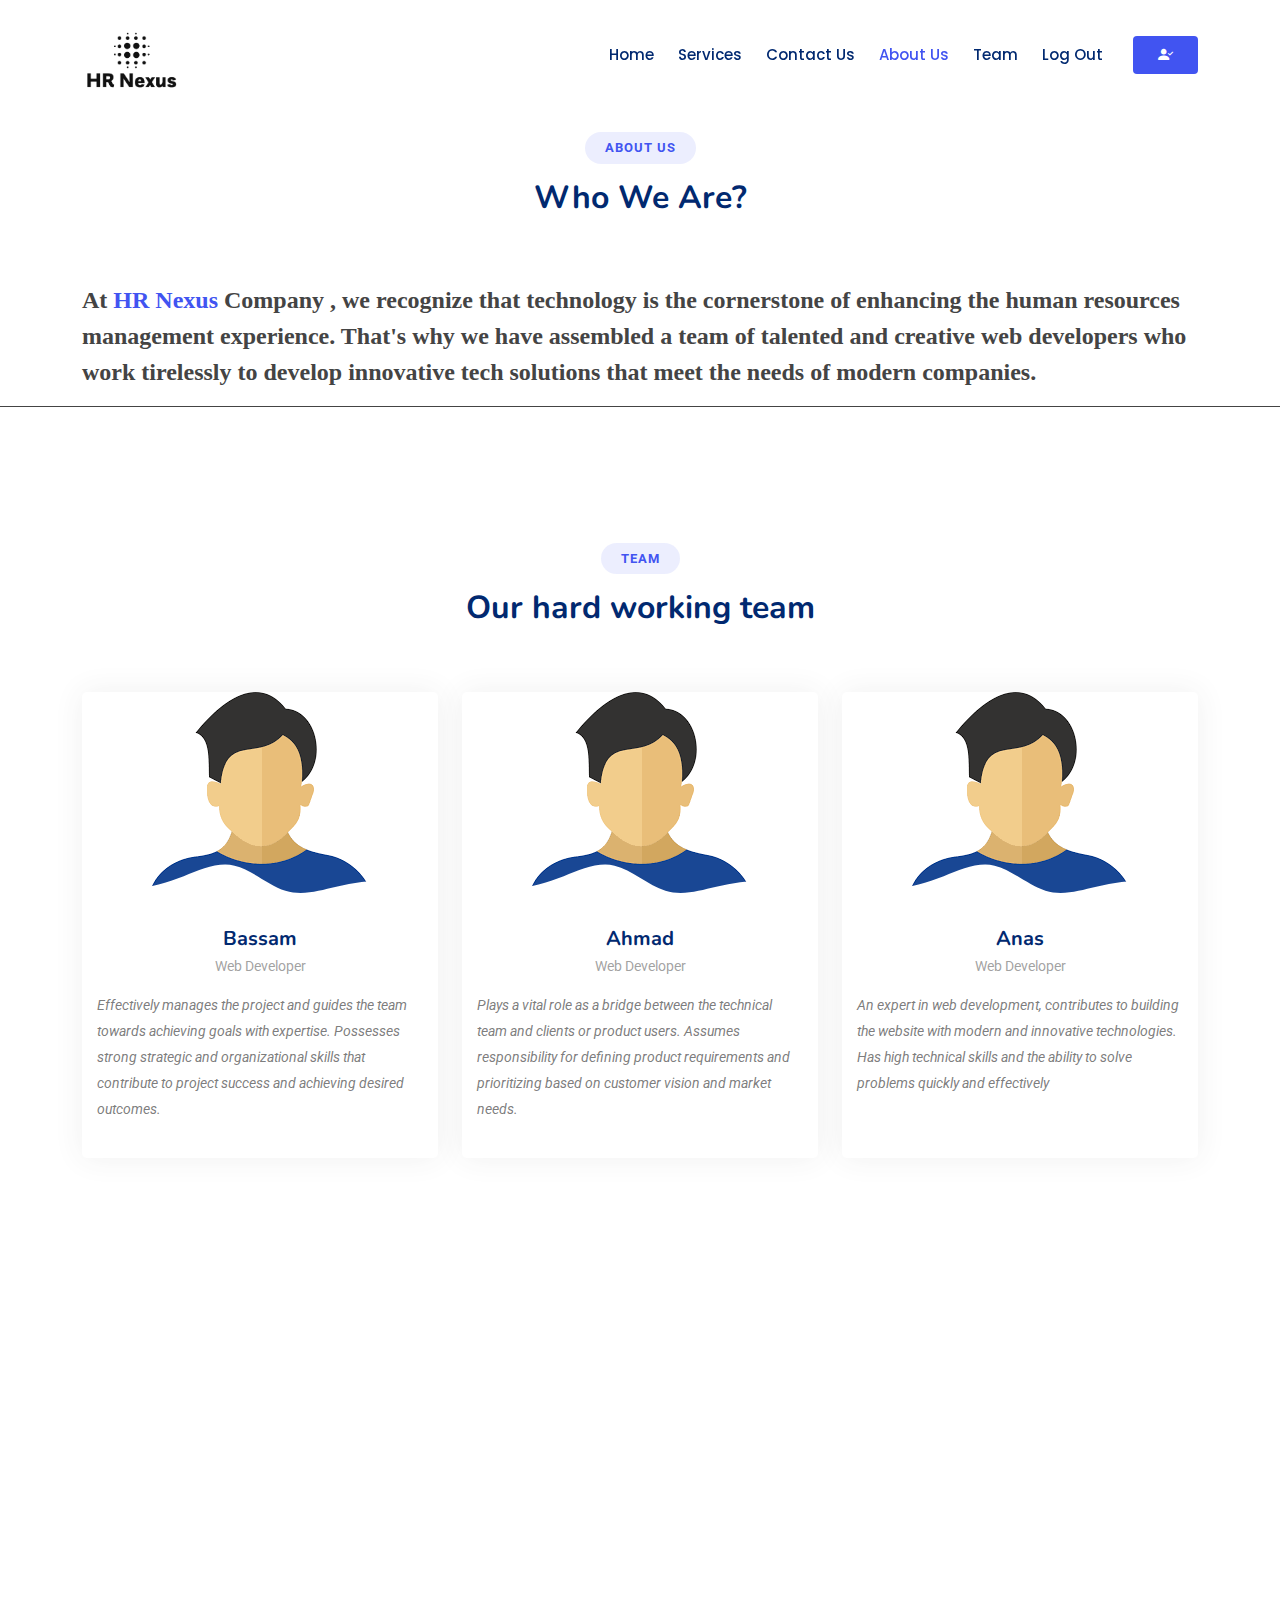
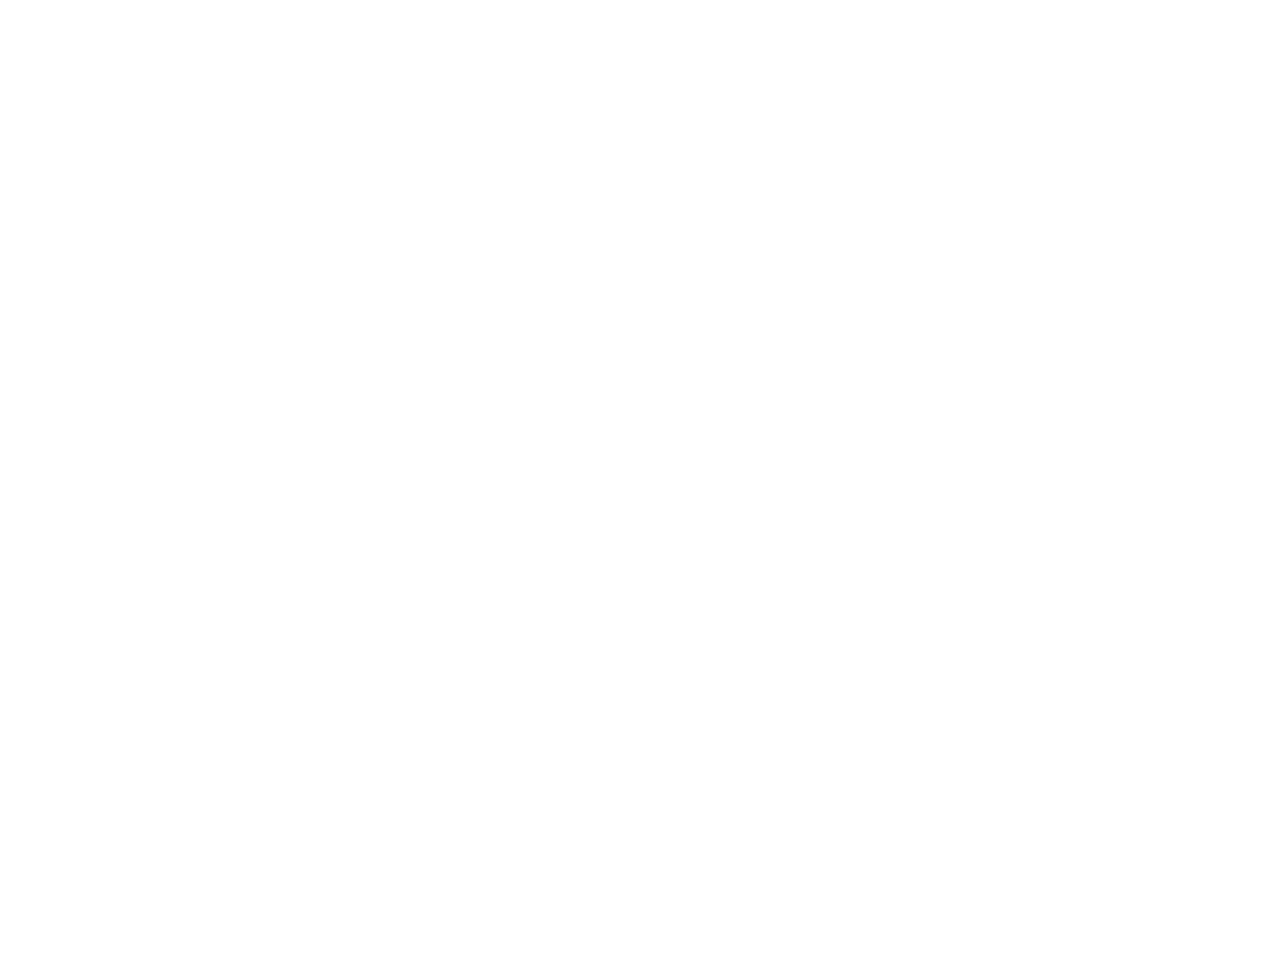
<file: about/about.html>
<!DOCTYPE html>
<html lang="en">

<head>
    <meta charset="utf-8">
    <meta content="width=device-width, initial-scale=1.0" name="viewport">
    <title>About Us</title>
    <!-- <meta content="" name="description">
    <meta content="" name="keywords"> -->

    <!-- Favicons -->
    <link href="../assets/img/logo nex.png" rel="icon">
    <link href="../assets/img/logo nex.png" rel="apple-touch-icon">

    <!-- Fonts -->
    <link href="https://fonts.googleapis.com" rel="preconnect">
    <link href="https://fonts.gstatic.com" rel="preconnect" crossorigin>
    <link
        href="https://fonts.googleapis.com/css2?family=Roboto:ital,wght@0,100;0,300;0,400;0,500;0,700;0,900;1,100;1,300;1,400;1,500;1,700;1,900&family=Poppins:ital,wght@0,100;0,200;0,300;0,400;0,500;0,600;0,700;0,800;0,900;1,100;1,200;1,300;1,400;1,500;1,600;1,700;1,800;1,900&family=Nunito:ital,wght@0,200;0,300;0,400;0,500;0,600;0,700;0,800;0,900;1,200;1,300;1,400;1,500;1,600;1,700;1,800;1,900&display=swap"
        rel="stylesheet">

    <!-- Vendor CSS Files -->
    <link href="../assets/vendor/bootstrap/css/bootstrap.min.css" rel="stylesheet">
    <link href="../assets/vendor/bootstrap-icons/bootstrap-icons.css" rel="stylesheet">
    <link href="../assets/vendor/aos/aos.css" rel="stylesheet">
    <link href="../assets/vendor/glightbox/css/glightbox.min.css" rel="stylesheet">
    <link href="../assets/vendor/swiper/swiper-bundle.min.css" rel="stylesheet">

    <!-- Main CSS File -->
    <link href="../assets/css/main.css" rel="stylesheet">

    <!-- =======================================================
  * Template Name: FlexStart
  * Template URL: https://bootstrapmade.com/flexstart-bootstrap-startup-template/
  * Updated: Jun 14 2024 with Bootstrap v5.3.3
  * Author: BootstrapMade.com
  * License: https://bootstrapmade.com/license/
  ======================================================== -->
</head>

<body class="index-page">

    <header id="header" class="header d-flex align-items-center fixed-top">
        <div class="container-fluid container-xl position-relative d-flex align-items-center">

            <a href="" class="logo d-flex align-items-center me-auto">
                <!-- Uncomment the line below if you also wish to use an image logo -->
                <img src="../assets/img/logo nex.png" alt="">
                <!-- <h1 class="sitename">FlexStart</h1> -->
            </a>
            <nav id="navmenu" class="navmenu">
                <ul>
                    <li><a href="../index/index.html">Home<br></a></li>
                    <li><a href="#services">Services</a></li>
                    <li><a href="../contact/contact2.html">Contact Us</a></li>
                    <li><a href="../about/about.html" class="active">About Us</a></li>
                    <li><a href="#team">Team</a></li>
                    <li><a href="#">Log Out</a></li>
                </ul>
                <i class="mobile-nav-toggle d-xl-none bi bi-list"></i>
            </nav>
            <a class="btn-getstarted flex-md-shrink-0" href="index.html#about"><i class="bi bi-person-check-fill"></i></a>
        </div>
    </header>

<br>
<br>
<br>
  <main class="main">

        
    <!-- Starter Section Section -->
    <section id="starter-section" class="starter-section section">

      <!-- Section Title -->
      <div class="container section-title" data-aos="fade-up">
        <h2>About Us</h2>
        <p>Who We Are?</p>
      </div><!-- End Section Title -->

      <div class="container" data-aos="fade-up" data-aos="fade-up" data-aos-delay="300">
        <p class="p2">At <span>HR Nexus</span> Company , we recognize that technology is the cornerstone of enhancing the human resources management
        experience. That's why we have assembled a team of talented and creative web developers who work tirelessly to develop
        innovative tech solutions that meet the needs of modern companies.</p>
      </div>
<hr data-aos="fade-up" data-aos-delay="300">
    </section><!-- /Starter Section Section -->
    
    
  </main>



<!-- Team Section -->
<section id="team" class="team section">

    <!-- Section Title -->
    <div class="container section-title" data-aos="fade-up"  data-aos-delay="100">
        <h2>Team</h2>
        <p>Our hard working team</p>
    </div><!-- End Section Title -->

    <div class="container">

        <div class="row gy-4">

            <div class="col-lg-4 col-md-4 d-flex align-items-stretch" data-aos="fade-up" data-aos-delay="100">
                <div class="team-member">
                    <div class="member-img">
                        <img src="../assets/img/images.png" class="img-fluid" alt="">
                        <div class="social">
                            <a href=""><i class="bi bi-twitter-x"></i></a>
                            <a href=""><i class="bi bi-facebook"></i></a>
                            <a href=""><i class="bi bi-instagram"></i></a>
                            <a href=""><i class="bi bi-linkedin"></i></a>
                        </div>
                    </div>
                    <div class="member-info">
                        <h4>Bassam</h4>
                        <span>Web Developer</span>
                        <p>Effectively manages the project and guides the team towards achieving goals with expertise.
                            Possesses strong strategic
                            and organizational skills that contribute to project success and achieving desired outcomes.
                        </p>
                    </div>
                </div>
            </div><!-- End Team Member -->
            


            <div class="col-lg-4 col-md-4 d-flex align-items-stretch" data-aos="fade-up" data-aos-delay="200">
                <div class="team-member">
                    <div class="member-img">
                        <img src="../assets/img/images.png" class="img-fluid" alt="">
                        <div class="social">
                            <a href=""><i class="bi bi-twitter-x"></i></a>
                            <a href=""><i class="bi bi-facebook"></i></a>
                            <a href=""><i class="bi bi-instagram"></i></a>
                            <a href=""><i class="bi bi-linkedin"></i></a>
                        </div>
                    </div>
                    <div class="member-info">
                        <h4>Ahmad</h4>
                        <span>Web Developer</span>
                        <p>Plays a vital role as a bridge between the technical team and clients or product users.
                            Assumes responsibility for
                            defining product requirements and prioritizing based on customer vision and market needs.
                        </p>
                    </div>
                </div>
            </div><!-- End Team Member -->

            <div class="col-lg-4 col-md-4 d-flex align-items-stretch" data-aos="fade-up" data-aos-delay="300">
                <div class="team-member">
                    <div class="member-img">
                        <img src="../assets/img/images.png" class="img-fluid" alt="">
                        <div class="social">
                            <a href=""><i class="bi bi-twitter-x"></i></a>
                            <a href=""><i class="bi bi-facebook"></i></a>
                            <a href=""><i class="bi bi-instagram"></i></a>
                            <a href=""><i class="bi bi-linkedin"></i></a>
                        </div>
                    </div>
                    <div class="member-info">
                        <h4>Anas</h4>
                        <span>Web Developer</span>
                        <p>An expert in web development, contributes to building the website with modern and innovative
                            technologies. Has high
                            technical skills and the ability to solve problems quickly and effectively</p>
                    </div>
                </div>
            </div><!-- End Team Member -->

            <div class="col-lg-4 col-md-4 d-flex align-items-stretch" data-aos="fade-up" data-aos-delay="400">
                <div class="team-member">
                    <div class="member-img">
                        <img src="../assets/img/images.jpg" class="img-fluid" alt="">
                        <div class="social">
                            <a href=""><i class="bi bi-twitter-x"></i></a>
                            <a href=""><i class="bi bi-facebook"></i></a>
                            <a href=""><i class="bi bi-instagram"></i></a>
                            <a href=""><i class="bi bi-linkedin"></i></a>
                        </div>
                    </div>
                    <div class="member-info">
                        <h4>Rama</h4>
                        <span>Web Developer</span>
                        <p>An expert in web development, contributes to building the website with modern and innovative
                            technologies. Has high
                            technical skills and the ability to solve problems quickly and effectively</p>
                    </div>
                </div>
            </div><!-- End Team Member -->
            <div class="col-lg-4 col-md-4 d-flex align-items-stretch" data-aos="fade-up" data-aos-delay="100">
                <div class="team-member">
                    <div class="member-img">
                        <img src="../assets/img/images.jpg" class="img-fluid" alt="">
                        <div class="social">
                            <a href=""><i class="bi bi-twitter-x"></i></a>
                            <a href=""><i class="bi bi-facebook"></i></a>
                            <a href=""><i class="bi bi-instagram"></i></a>
                            <a href=""><i class="bi bi-linkedin"></i></a>
                        </div>
                    </div>
                    <div class="member-info">
                        <h4>Tuqa</h4>
                        <span>Web Developer</span>
                        <p>Effectively manages the project and guides the team towards achieving goals with expertise.
                            Possesses strong strategic
                            and organizational skills that contribute to project success and achieving desired outcomes.
                        </p>
                    </div>
                </div>
            </div><!-- End Team Member -->
        </div>
    </div>
    
    <hr data-aos="fade-up" data-aos-delay="300">
    <div class="lll" data-aos="fade-up" data-aos-delay="300">
      <p>
        <br>
        Welcome to <span>HR Nexus</span>, where we provide you with <br>precise and easy-to-follow directions to our location<br>
        You can find us
        at <span>Al-Sheikh Khalil St</span>, easily <br>accessible by various means of transportation Our <br>location is in the
        heart of <span>Irbid</span>
        To visit <br> our premises, use the <br>map for detailed directions <br>and all the information you need to reach us.</p>
      <iframe
        src="https://www.google.com/maps/embed?pb=!1m14!1m8!1m3!1d13452.038915311185!2d35.8496688!3d32.5525856!3m2!1i1024!2i768!4f13.1!3m3!1m2!1s0x151c7715f2c2e7ab%3A0x51755840c8ddbefd!2sOrange%20Digital%20Village%20Irbid!5e0!3m2!1sar!2sjo!4v1718462239266!5m2!1sar!2sjo"
        style="border:0;" allowfullscreen="" loading="lazy" referrerpolicy="no-referrer-when-downgrade"></iframe>
      
    </div>
    
  
      <hr data-aos="fade-up" data-aos-delay="300">
    
</section><!-- /Team Section -->
<footer id="footer" class="footer" data-aos="fade-up" data-aos-delay="300">


  <div class="container footer-top">
    <div class="row gy-4">
      <div class="col-lg-3 col-md-6 footer-about">
        <a href="#starter-section" class="d-flex align-items-center">
          <span class="sitename" style="color:  var(--accent-color);">HR Nexus</span>
        </a>
        <div class="footer-contact pt-3">
          <p>Al-Sheikh Khalil St. </p>
          <p>Irbid, jordan</p>
          <p class="mt-3"><strong>Phone:</strong> <span>07707777</span></p>
          <p><strong>Email:</strong> <span>info@example.com</span></p>
        </div>
      </div>


      <div class="col-lg-3 col-md-6 footer-links">
        <h4>Useful Links</h4>
        <ul>
          <li><i class="bi bi-chevron-right"></i> <a href="../index/index.html">Home</a></li>
          <li><i class="bi bi-chevron-right"></i> <a href="../about/about.html">About us</a></li>
          <li><i class="bi bi-chevron-right"></i> <a href="#">Services</a></li>
          <li><i class="bi bi-chevron-right"></i> <a href="../about/about.html">Team</a></li>
        </ul>
      </div>

      <div class="col-lg-3 col-md-6 footer-links">
        <h4>Our Services</h4>
        <ul>
          <li><i class="bi bi-chevron-right"></i> <a href="../index/index.html">Performance Management.</a></li>
          <li><i class="bi bi-chevron-right"></i> <a href="../index/index.html">Corporate Culture.</a></li>
          <li><i class="bi bi-chevron-right"></i> <a href="../index/index.html">Labor Relations Management</a></li>
          <li><i class="bi bi-chevron-right"></i> <a href="../index/index.html">Payroll and Benefits</a></li>
        </ul>
      </div>

      <div class="col-lg-2 col-md-12">
        <h4>Follow Us</h4>
        <p>You can follow us through these links</p>
        <div class="social-links d-flex">
          <a href=""><i class="bi bi-twitter-x"></i></a>
          <a href=""><i class="bi bi-facebook"></i></a>
          <a href=""><i class="bi bi-instagram"></i></a>
          <a href=""><i class="bi bi-linkedin"></i></a>
        </div>
      </div>

    </div>
  </div>


  <div class="container copyright text-center mt-4">
    <p>© <span>Copyright</span> <strong class="px-1 sitename">HR Nexus</strong> <span>All Rights Reserved</span></p>
    <div class="credits">
      <!-- All the links in the footer should remain intact. -->
      <!-- You can delete the links only if you've purchased the pro version. -->
      <!-- Licensing information: https://bootstrapmade.com/license/ -->
      <!-- Purchase the pro version with working PHP/AJAX contact form: [buy-url] -->
      Designed by <a href="https://bootstrapmade.com/">HR Nexus</a>
    </div>
  </div>
  <a href="#starter-section" id="scroll-top" class="scroll-top d-flex align-items-center justify-content-center"><i
      class="bi bi-arrow-up-short"></i></a>

</footer>
  <!-- Scroll Top -->

  <!-- Vendor JS Files -->
  <script src="../assets/vendor/bootstrap/js/bootstrap.bundle.min.js"></script>
  <script src="../assets/vendor/php-email-form/validate.js"></script>
  <script src="../assets/vendor/aos/aos.js"></script>
  <script src="../assets/vendor/glightbox/js/glightbox.min.js"></script>
  <script src="../assets/vendor/purecounter/purecounter_vanilla.js"></script>
  <script src="../assets/vendor/imagesloaded/imagesloaded.pkgd.min.js"></script>
  <script src="../assets/vendor/isotope-layout/isotope.pkgd.min.js"></script>
  <script src="../assets/vendor/swiper/swiper-bundle.min.js"></script>

  <!-- Main JS File -->
  <script src="../assets/js/main.js"></script>

</body>

</html>
</file>
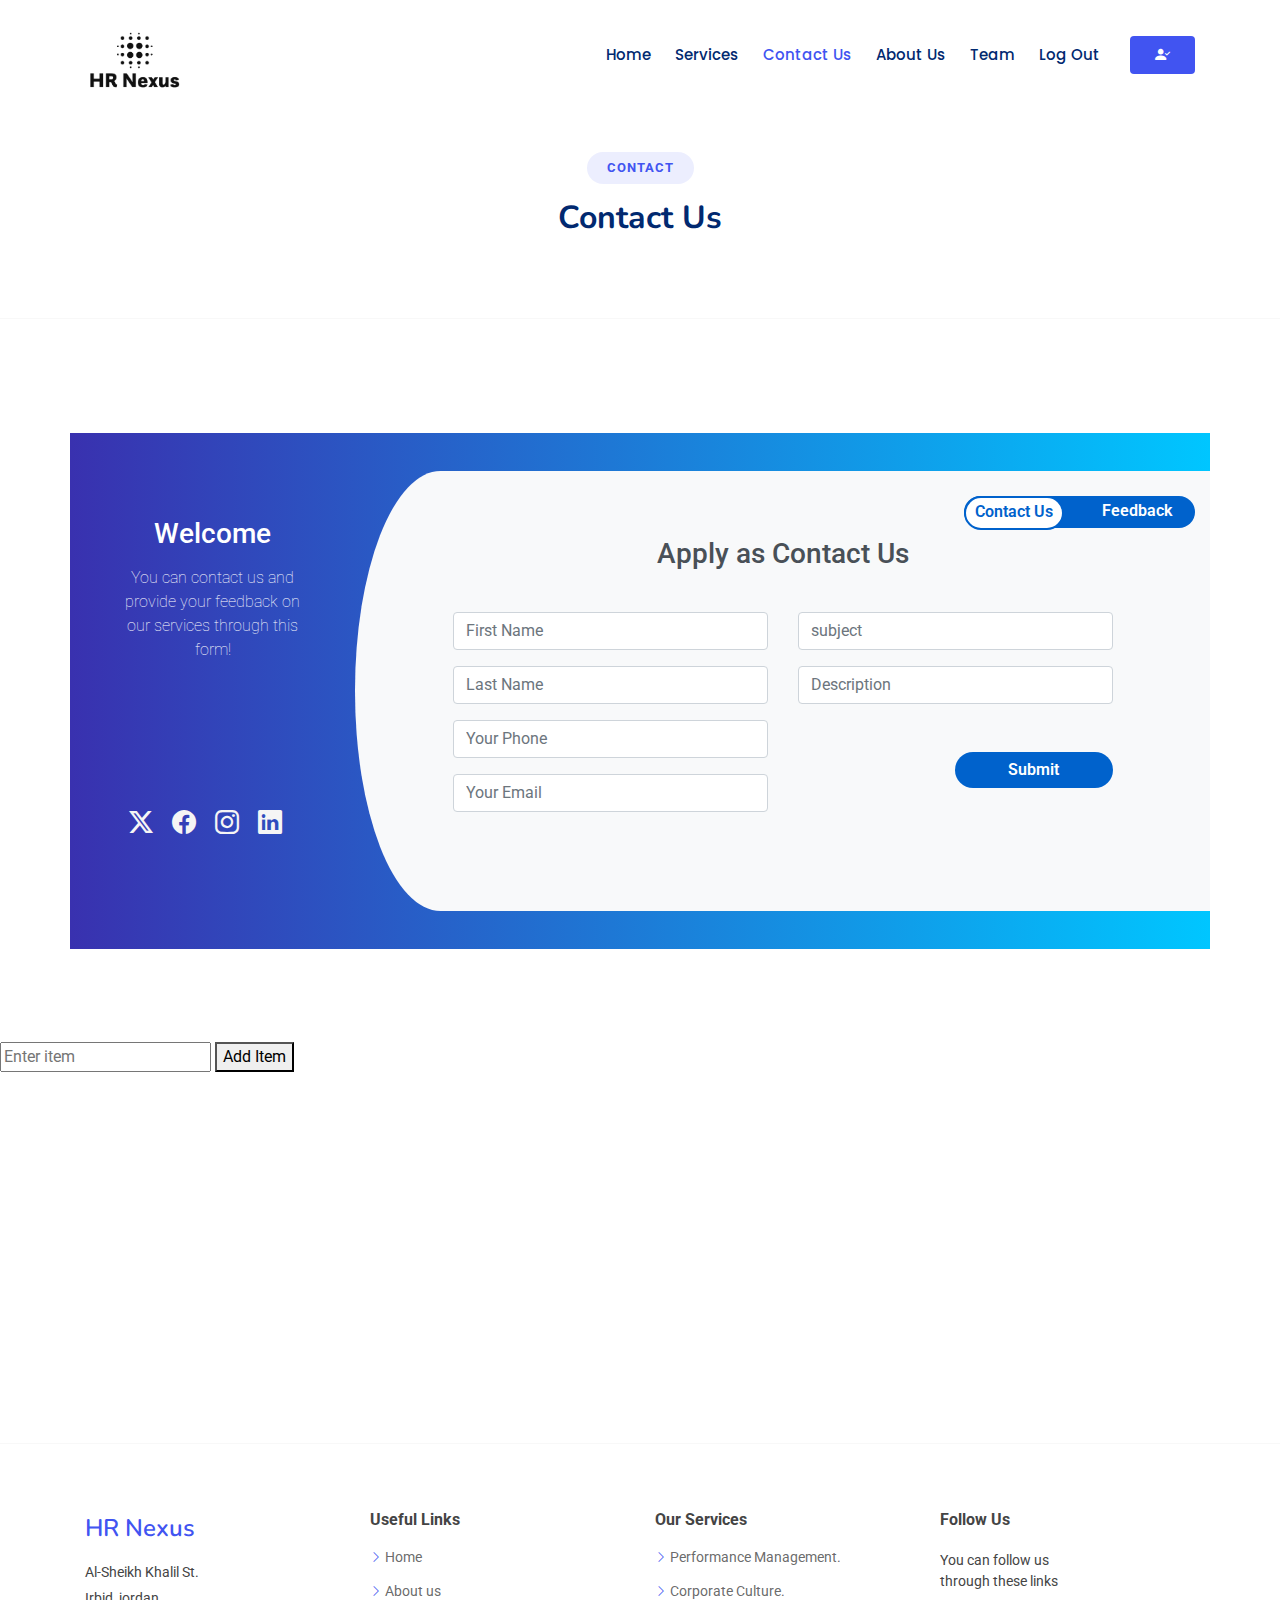
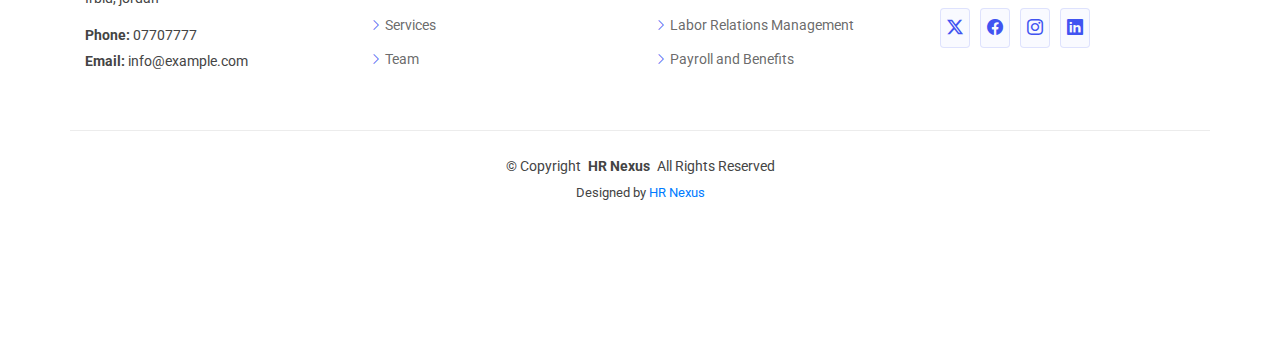
<file: contact/contact2.html>
<!DOCTYPE html>
<html lang="en">

<head>
    <meta charset="utf-8">
    <meta content="width=device-width, initial-scale=1.0" name="viewport">
    <title>Contact Us</title>
 

    <link href="../assets/img/logo nex.png" rel="icon">
    <link href="../assets/img/logo nex.png" rel="apple-touch-icon">

    <!-- Fonts -->
    <link href="https://fonts.googleapis.com" rel="preconnect">
    <link href="https://fonts.gstatic.com" rel="preconnect" crossorigin>
    <link
        href="https://fonts.googleapis.com/css2?family=Roboto:ital,wght@0,100;0,300;0,400;0,500;0,700;0,900;1,100;1,300;1,400;1,500;1,700;1,900&family=Poppins:ital,wght@0,100;0,200;0,300;0,400;0,500;0,600;0,700;0,800;0,900;1,100;1,200;1,300;1,400;1,500;1,600;1,700;1,800;1,900&family=Nunito:ital,wght@0,200;0,300;0,400;0,500;0,600;0,700;0,800;0,900;1,200;1,300;1,400;1,500;1,600;1,700;1,800;1,900&display=swap"
        rel="stylesheet">

    <!-- Vendor CSS Files -->
    <link href="../assets/vendor/bootstrap/css/bootstrap.min.css" rel="stylesheet">
    <link href="../assets/vendor/bootstrap-icons/bootstrap-icons.css" rel="stylesheet">
    <link href="../assets/vendor/aos/aos.css" rel="stylesheet">
    <link href="../assets/vendor/glightbox/css/glightbox.min.css" rel="stylesheet">
    <link href="../assets/vendor/swiper/swiper-bundle.min.css" rel="stylesheet">
    <!-- Main CSS File -->
    <link href="../assets/css/main.css" rel="stylesheet">
    <link href="//maxcdn.bootstrapcdn.com/bootstrap/4.1.1/css/bootstrap.min.css" rel="stylesheet" id="bootstrap-css">
</head>

<body class="header">
    <header id="header" class="header d-flex align-items-center fixed-top">
        <div class="container-fluid container-xl position-relative d-flex align-items-center">
            <a href="" class="logo d-flex align-items-center me-auto">
                <img src="../assets/img/logo nex.png" alt="">
            </a>
            <nav id="navmenu" class="navmenu">
                <ul>
                    <li><a href="../index/index.html">Home<br></a></li>
                    <li><a href="#services">Services</a></li>
                    <li><a href="../contact/contact2.html" class="active">Contact Us</a></li>
                    <li><a href="../about/about.html">About Us</a></li>
                    <li><a href="../about/about.html">Team</a></li>
                    <li><a href="#">Log Out</a></li>
                </ul>
                <i class="mobile-nav-toggle d-xl-none bi bi-list"></i>
            </nav>
            <a class="btn-getstarted flex-md-shrink-0" href="index.html#about"><i
                    class="bi bi-person-check-fill"></i></a>
        </div>
    </header>
    <br>
    <br>
    <br>

    <!-- Contact Section -->
    <section id="contact" class="contact section">

        <div class="container section-title" data-aos="fade-up" data-aos-delay="100">
            <h2>Contact</h2>
            <p>Contact Us</p>
        </div>
        <hr>


        <!------- register form  ------>
        <section data-aos="fade-up" data-aos-delay="300">
            <div class="container register" data-aos="fade-up" data-aos-delay="400">
                <div class="row">
                    <div class="col-md-3 register-left">
                        <h3>Welcome</h3>
                        <p>You can contact us and provide your feedback on our services through this form!</p>
                        <br>
                        <br>
                        <br>
                        <br>
                        <div class="contact-social">
                            <a href=""><i class="bi bi-twitter-x"></i></a>
                            <a href=""><i class="bi bi-facebook"></i></a>
                            <a href=""><i class="bi bi-instagram"></i></a>
                            <a href=""><i class="bi bi-linkedin"></i></a>
                        </div>
                    </div>
                    <div class="col-md-9 register-right">
                        <ul class="nav nav-tabs nav-justified" id="myTab" role="tablist">
                            <li class="nav-item">
                                <a class="nav-link active" id="home-tab" data-toggle="tab" href="#home" role="tab"
                                    aria-controls="home" aria-selected="true">Contact Us</a>
                            </li>
                            <li class="nav-item">
                                <a class="nav-link" id="profile-tab" data-toggle="tab" href="#profile" role="tab"
                                    aria-controls="profile" aria-selected="false">Feedback</a>
                            </li>
                        </ul>
                        <div class="tab-content" id="myTabContent">
                            <div class="tab-pane fade show active" id="home" role="tabpanel" aria-labelledby="home-tab">
                                <h3 class="register-heading">Apply as Contact Us</h3>
                                <form class="row register-form" id="form1">
                                    <!-- <div class="row register-form"> -->
                                    <div class="col-md-6">
                                        <div class="form-group">
                                            <input type="text" class="form-control" placeholder="First Name"
                                                id="firstname" name="firstname" value="" />
                                        </div>
                                        <div class="form-group">
                                            <input type="text" class="form-control" placeholder="Last Name "
                                                id="lastname" name="lastname" value="" />
                                        </div>
                                        <div class="form-group">
                                            <input type="text" minlength="10" maxlength="10" name="phone"
                                                class="form-control" placeholder="Your Phone " id="phone" value="" />
                                        </div>

                                        <div class="form-group">
                                            <input type="email" class="form-control" placeholder="Your Email" id="email"
                                                name="email" value="" />
                                        </div>
                                        <!-- <div class="form-group">
                                            <div class="maxl">
                                                <label class="radio inline">
                                                    <input type="radio" name="gender" id="male" value="male" checked>
                                                    <span> Male </span>
                                                </label>
                                                <label class="radio inline">
                                                    <input type="radio" name="gender" id="female" value="female">
                                                    <span>Female </span>
                                                </label>
                                            </div>
                                        </div> -->
                                    </div>
                                    <div class="col-md-6">
                                        <div class="form-group">
                                            <input type="text" class="form-control" placeholder="subject" id="subject"
                                                name="subject" value="" />
                                        </div>

                                        <div class="form-group">
                                            <input type="text" class="form-control" placeholder="Description"
                                                id="description" name="description" value="" />
                                        </div>

                                        <input type="submit" class="btnRegister" value="Submit" id="sub1" />
                                    </div>
                                    <!-- </div> -->
                                </form>
                            </div>
                            <div class="tab-pane fade show" id="profile" role="tabpanel" aria-labelledby="profile-tab">
                                <h3 class="register-heading">Apply as a Feedback</h3>
                                <form class="row register-form" id="form2">
                                    <!-- <div class="row register-form"> -->
                                    <div class="col-md-6">
                                        <div class="form-group">
                                            <input type="text" class="form-control" placeholder="UserName" id="username"
                                                name="username" value="" />
                                        </div>
                                        <div class="form-group">
                                            <input type="date" class="form-control" placeholder="" id="date" name="date"
                                                value="" />
                                        </div>
                                        <div class="form-group">
                                            <input type="text" class="form-control" placeholder="Position" id="position"
                                                name="position" value="" />
                                        </div>
                                        <div class="form-group">
                                            <input type="email" class="form-control" placeholder="Your Email"
                                                id="email2" name="email2" value="" />
                                        </div>
                                        <!-- <div class="form-group">
                                            <div class="maxl">
                                                <label class="radio inline">
                                                    <input type="radio" name="gender" value="male" id="gender3">
                                                    <span> Male </span>
                                                </label>
                                                <label class="radio inline">
                                                    <input type="radio" name="gender" value="female" id="gender4">
                                                    <span>Female </span>
                                                </label>
                                            </div>
                                        </div> -->
                                    </div>
                                    <div class="col-md-6">

                                        <div class="form-group">
                                            <select class="form-control" id="problems" name="problems">
                                                <option class="hidden" selected disabled>Choose a problem:
                                                </option>
                                                <option value="Poor Communication">Poor Communication</option>
                                                <option value="Performance Management and Evaluations">Performance
                                                    Management and Evaluations</option>
                                                <option value="Recruitment and Hiring">Recruitment and Hiring:</option>
                                            </select>
                                        </div>
                                        <div class="form-group">
                                            <input type="text" class="form-control" placeholder="Description"
                                                id="description2" name="description2" value="" />
                                        </div>
                                        <input type="submit" class="btnRegister" value="Submit" id="sub2" />
                                    </div>
                                    <!-- </div> -->
                                </form>
                            </div>
                        </div>
                    </div>
                </div>
            </div>
        </section>
        <hr data-aos="fade-up" data-aos-delay="300">



        <form id="itemForm">
        <input type="text" id="itemInput" placeholder="Enter item" required>
        <button type="submit">Add Item</button>
    </form>
    <div id="cardContainer"></div>


        
        





        
        <hr data-aos="fade-up" data-aos-delay="300">
        <!-- start section social -->
        <section>
            <div class="container" data-aos="fade-up" data-aos-delay="100">
                <div class="row gy-4">
                    <div class="col-lg-6">
                        <div class="row gy-4">
                            <div class="col-md-6">
                                <div class="info-item" data-aos="fade" data-aos-delay="200">
                                    <a href="https://maps.app.goo.gl/MVhLPEMAj7fTJohz7" target="_blank"><i
                                            class="bi bi-geo-alt"></i></a>
                                    <h3>Address</h3>
                                    <p>Al-Sheikh Khalil St.</p>
                                    <p>Irbid, jordan</p>
                                </div>
                            </div>
                            <div class="col-md-6">
                                <div class="info-item" data-aos="fade" data-aos-delay="300">
                                    <a href="tel:+077000...."><i class="bi bi-telephone"></i></a>
                                    <h3>Call Us</h3>
                                    <p>077000....</p>
                                    <p>077000....</p>
                                </div>
                            </div>

                        </div>
                    </div>
                    <div class="col-md-3">
                        <div class="info-item" data-aos="fade" data-aos-delay="400">
                            <a href="mailto:onizata3@gmail.com"><i class="bi bi-envelope"></i></a>
                            <h3>Email Us</h3>
                            <p>Ahmad@example.com</p>
                            <p>Ahmad@example.com</p>
                        </div>
                    </div>
                    <div class="col-md-3">
                        <div class="info-item" data-aos="fade" data-aos-delay="500">
                            <i class="bi bi-clock"></i>
                            <h3>Open Hours</h3>
                            <p>Sunday - Thursday</p>
                            <p>9:00AM - 06:00PM</p>
                        </div>
                    </div>
                </div>
            </div>
        </section>
        <!-- end section  -->

        <hr>
        <!-- start footer section -->
        <footer id="footer" class="footer">
            <div class="container footer-top">
                <div class="row gy-4">
                    <div class="col-lg-3 col-md-6 footer-about">
                        <a href="" class="d-flex align-items-center">
                            <span class="sitename" style="color:  var(--accent-color);">HR Nexus</span>
                        </a>
                        <div class="footer-contact pt-3">
                            <p>Al-Sheikh Khalil St.</p>
                            <p>Irbid, jordan</p>
                            <p class="mt-3"><strong>Phone:</strong> <span>07707777</span></p>
                            <p><strong>Email:</strong> <span>info@example.com</span></p>
                        </div>
                    </div>
                    <div class="col-lg-3 col-md-6 footer-links">
                        <h4>Useful Links</h4>
                        <ul>
                            <li><i class="bi bi-chevron-right"></i> <a href="../index/index.html">Home</a></li>
                            <li><i class="bi bi-chevron-right"></i> <a href="../about/about.html">About us</a></li>
                            <li><i class="bi bi-chevron-right"></i> <a href="#">Services</a></li>
                            <li><i class="bi bi-chevron-right"></i> <a href="../about/about.html">Team</a></li>
                        </ul>
                    </div>
                    <div class="col-lg-3 col-md-6 footer-links">
                        <h4>Our Services</h4>
                        <ul>
                            <li><i class="bi bi-chevron-right"></i> <a href="../index/index.html">Performance
                                    Management.</a></li>
                            <li><i class="bi bi-chevron-right"></i> <a href="../index/index.html">Corporate Culture.</a>
                            </li>
                            <li><i class="bi bi-chevron-right"></i> <a href="../index/index.html">Labor Relations
                                    Management</a></li>
                            <li><i class="bi bi-chevron-right"></i> <a href="../index/">Payroll and Benefits</a></li>
                        </ul>
                    </div>
                    <div class="col-lg-2 col-md-12">
                        <h4>Follow Us</h4>
                        <p>You can follow us through these links</p>
                        <div class="social-links d-flex">
                            <a href=""><i class="bi bi-twitter-x"></i></a>
                            <a href=""><i class="bi bi-facebook"></i></a>
                            <a href=""><i class="bi bi-instagram"></i></a>
                            <a href=""><i class="bi bi-linkedin"></i></a>
                        </div>
                    </div>
                </div>
            </div>

            <div class="container copyright text-center mt-4">
                <p>© <span>Copyright</span> <strong class="px-1 sitename">HR Nexus</strong> <span>All Rights
                        Reserved</span></p>
                <div class="credits">

                    Designed by <a href="">HR Nexus</a>
                </div>
            </div>
        </footer>

        <!-- Scroll Top -->
        <a href="#header" id="scroll-top" class="scroll-top d-flex align-items-center justify-content-center"><i
                class="bi bi-arrow-up-short"></i></a>

        <!-- Vendor JS Files -->
        <script src="../assets/vendor/bootstrap/js/bootstrap.bundle.min.js"></script>
        <script src="../assets/vendor/php-email-form/validate.js"></script>
        <script src="../assets/vendor/aos/aos.js"></script>
        <script src="../assets/vendor/glightbox/js/glightbox.min.js"></script>
        <script src="../assets/vendor/purecounter/purecounter_vanilla.js"></script>
        <script src="../assets/vendor/imagesloaded/imagesloaded.pkgd.min.js"></script>
        <script src="../assets/vendor/isotope-layout/isotope.pkgd.min.js"></script>
        <script src="../assets/vendor/swiper/swiper-bundle.min.js"></script>
        <script src="//maxcdn.bootstrapcdn.com/bootstrap/4.1.1/js/bootstrap.min.js"></script>
        <script src="//cdnjs.cloudflare.com/ajax/libs/jquery/3.2.1/jquery.min.js"></script>
        <script src="//maxcdn.bootstrapcdn.com/bootstrap/4.1.1/js/bootstrap.min.js"></script>
        <script src="//cdnjs.cloudflare.com/ajax/libs/jquery/3.2.1/jquery.min.js"></script>

        <!-- Main JS File -->
        <script src="../assets/js/main.js"></script>

</body>

</html>
</file>
<file: assets/css/main.css>
/* Fonts */
:root {
  --default-font: "Roboto", system-ui, -apple-system, "Segoe UI", Roboto, "Helvetica Neue", Arial, "Noto Sans", "Liberation Sans", sans-serif, "Apple Color Emoji", "Segoe UI Emoji", "Segoe UI Symbol", "Noto Color Emoji";
  --heading-font: "Nunito", sans-serif;
  --nav-font: "Poppins", sans-serif;
}

/* Global Colors - The following color variables are used throughout the website. Updating them here will change the color scheme of the entire website */
:root {
  --background-color: #ffffff;
  /* Background color for the entire website, including individual sections */
  --default-color: #444444;
  /* Default color used for the majority of the text content across the entire website */
  --heading-color: #012970;
  /* Color for headings, subheadings and title throughout the website */
  --accent-color: #4154f1;
  /* Accent color that represents your brand on the website. It's used for buttons, links, and other elements that need to stand out */
  --contrast-color: #ffffff;
  /* The contrast color is used for elements when the background color is one of the heading, accent, or default colors. Its purpose is to ensure proper contrast and readability when placed over these more dominant colors */
}

/* Nav Menu Colors - The following color variables are used specifically for the navigation menu. They are separate from the global colors to allow for more customization options */
:root {
  --nav-color: #012970;
  /* The default color of the main navmenu links */
  --nav-hover-color: #4154f1;
  /* Applied to main navmenu links when they are hovered over or active */
  --nav-dropdown-background-color: #ffffff;
  /* Used as the background color for dropdown items that appear when hovering over primary navigation items */
  --nav-dropdown-color: #212529;
  /* Used for navigation links of the dropdown items in the navigation menu. */
  --nav-dropdown-hover-color: #4154f1;
  /* Similar to --nav-hover-color, this color is applied to dropdown navigation links when they are hovered over. */
}

/* Smooth scroll */
:root {
  scroll-behavior: smooth;
}

/*--------------------------------------------------------------
# General
--------------------------------------------------------------*/
body {
  color: var(--default-color);
  background-color: var(--background-color);
  font-family: var(--default-font);
}

a {
  color: var(--accent-color);
  text-decoration: none;
  transition: 0.3s;
}

a:hover {
  color: color-mix(in srgb, var(--accent-color), transparent 25%);
  text-decoration: none;
}

h1,
h2,
h3,
h4,
h5,
h6 {
  color: var(--heading-color);
  font-family: var(--heading-font);
}

/*--------------------------------------------------------------
# Global Header
--------------------------------------------------------------*/
.header {
  color: var(--default-color);
  background-color: var(--background-color);
  padding: 20px 0;
  transition: all 0.5s;
  z-index: 997;
}

.header .logo {
  line-height: 1;
}

.header .logo img {
  max-height: 70px;
  margin-right: 8px;
}

.header .logo h1 {
  font-size: 30px;
  margin: 0;
  font-weight: 700;
  color: var(--heading-color);
}

.header .btn-getstarted,
.header .btn-getstarted:focus {
  color: var(--contrast-color);
  background: var(--accent-color);
  font-size: 15px;
  padding: 8px 25px;
  margin: 0 0 0 30px;
  border-radius: 4px;
  transition: 0.3s;
  font-weight: 500;
}

.header .btn-getstarted:hover,
.header .btn-getstarted:focus:hover {
  color: var(--contrast-color);
  background: color-mix(in srgb, var(--accent-color), transparent 15%);
}

@media (max-width: 1200px) {
  .header .logo {
    order: 1;
  }

  .header .btn-getstarted {
    order: 2;
    margin: 0 15px 0 0;
    padding: 6px 15px;
  }

  .header .navmenu {
    order: 3;
  }
}

.scrolled .header {
  box-shadow: 0px 0 18px color-mix(in srgb, var(--default-color), transparent 85%);
}

/* Index Page Header
------------------------------*/
.index-page .header {
  --background-color: rgba(255, 255, 255, 0);
}

/* Index Page Header on Scroll
------------------------------*/
.index-page.scrolled .header {
  --background-color: #ffffff;
}

/*--------------------------------------------------------------
# Navigation Menu
--------------------------------------------------------------*/
/* Navmenu - Desktop */
@media (min-width: 1200px) {
  .navmenu {
    padding: 0;
  }

  .navmenu ul {
    margin: 0;
    padding: 0;
    display: flex;
    list-style: none;
    align-items: center;
  }

  .navmenu li {
    position: relative;
  }

  .navmenu a,
  .navmenu a:focus {
    color: var(--nav-color);
    padding: 18px 12px;
    font-size: 15px;
    font-family: var(--nav-font);
    font-weight: 500;
    display: flex;
    align-items: center;
    justify-content: space-between;
    white-space: nowrap;
    transition: 0.3s;
  }

  .navmenu a i,
  .navmenu a:focus i {
    font-size: 12px;
    line-height: 0;
    margin-left: 5px;
    transition: 0.3s;
  }

  .navmenu li:last-child a {
    padding-right: 0;
  }

  .navmenu li:hover>a,
  .navmenu .active,
  .navmenu .active:focus {
    color: var(--nav-hover-color);
  }

  .navmenu .dropdown ul {
    margin: 0;
    padding: 10px 0;
    background: var(--nav-dropdown-background-color);
    display: block;
    position: absolute;
    visibility: hidden;
    left: 14px;
    top: 130%;
    opacity: 0;
    transition: 0.3s;
    border-radius: 4px;
    z-index: 99;
    box-shadow: 0px 0px 30px color-mix(in srgb, var(--default-color), transparent 85%);
  }

  .navmenu .dropdown ul li {
    min-width: 200px;
  }

  .navmenu .dropdown ul a {
    padding: 10px 20px;
    font-size: 15px;
    text-transform: none;
    color: var(--nav-dropdown-color);
  }

  .navmenu .dropdown ul a i {
    font-size: 12px;
  }

  .navmenu .dropdown ul a:hover,
  .navmenu .dropdown ul .active:hover,
  .navmenu .dropdown ul li:hover>a {
    color: var(--nav-dropdown-hover-color);
  }

  .navmenu .dropdown:hover>ul {
    opacity: 1;
    top: 100%;
    visibility: visible;
  }

  .navmenu .dropdown .dropdown ul {
    top: 0;
    left: -90%;
    visibility: hidden;
  }

  .navmenu .dropdown .dropdown:hover>ul {
    opacity: 1;
    top: 0;
    left: -100%;
    visibility: visible;
  }
}

/* Navmenu - Mobile */
@media (max-width: 1199px) {
  .mobile-nav-toggle {
    color: var(--nav-color);
    font-size: 28px;
    line-height: 0;
    margin-right: 10px;
    cursor: pointer;
    transition: color 0.3s;
  }

  .navmenu {
    padding: 0;
    z-index: 9997;
  }

  .navmenu ul {
    display: none;
    position: absolute;
    inset: 60px 20px 20px 20px;
    padding: 10px 0;
    margin: 0;
    border-radius: 6px;
    background-color: var(--nav-dropdown-background-color);
    overflow-y: auto;
    transition: 0.3s;
    z-index: 9998;
    box-shadow: 0px 0px 30px color-mix(in srgb, var(--default-color), transparent 90%);
  }

  .navmenu a,
  .navmenu a:focus {
    color: var(--nav-dropdown-color);
    padding: 10px 20px;
    font-family: var(--nav-font);
    font-size: 17px;
    font-weight: 500;
    display: flex;
    align-items: center;
    justify-content: space-between;
    white-space: nowrap;
    transition: 0.3s;
  }

  .navmenu a i,
  .navmenu a:focus i {
    font-size: 12px;
    line-height: 0;
    margin-left: 5px;
    width: 30px;
    height: 30px;
    display: flex;
    align-items: center;
    justify-content: center;
    border-radius: 50%;
    transition: 0.3s;
    background-color: color-mix(in srgb, var(--accent-color), transparent 90%);
  }

  .navmenu a i:hover,
  .navmenu a:focus i:hover {
    background-color: var(--accent-color);
    color: var(--contrast-color);
  }

  .navmenu a:hover,
  .navmenu .active,
  .navmenu .active:focus {
    color: var(--nav-dropdown-hover-color);
  }

  .navmenu .active i,
  .navmenu .active:focus i {
    background-color: var(--accent-color);
    color: var(--contrast-color);
    transform: rotate(180deg);
  }

  .navmenu .dropdown ul {
    position: static;
    display: none;
    z-index: 99;
    padding: 10px 0;
    margin: 10px 20px;
    background-color: var(--nav-dropdown-background-color);
    border: 1px solid color-mix(in srgb, var(--default-color), transparent 90%);
    box-shadow: none;
    transition: all 0.5s ease-in-out;
  }

  .navmenu .dropdown ul ul {
    background-color: rgba(33, 37, 41, 0.1);
  }

  .navmenu .dropdown>.dropdown-active {
    display: block;
    background-color: rgba(33, 37, 41, 0.03);
  }

  .mobile-nav-active {
    overflow: hidden;
  }

  .mobile-nav-active .mobile-nav-toggle {
    color: #fff;
    position: absolute;
    font-size: 32px;
    top: 15px;
    right: 15px;
    margin-right: 0;
    z-index: 9999;
  }

  .mobile-nav-active .navmenu {
    position: fixed;
    overflow: hidden;
    inset: 0;
    background: rgba(33, 37, 41, 0.8);
    transition: 0.3s;
  }

  .mobile-nav-active .navmenu>ul {
    display: block;
  }
}

/* Listing Dropdown - Desktop */
@media (min-width: 1200px) {
  .navmenu .listing-dropdown {
    position: static;
  }

  .navmenu .listing-dropdown ul {
    margin: 0;
    padding: 10px;
    background: var(--nav-dropdown-background-color);
    box-shadow: 0px 0px 20px color-mix(in srgb, var(--default-color), transparent 90%);
    position: absolute;
    top: 130%;
    left: 0;
    right: 0;
    visibility: hidden;
    opacity: 0;
    display: flex;
    transition: 0.3s;
    border-radius: 4px;
    z-index: 99;
  }

  .navmenu .listing-dropdown ul li {
    flex: 1;
  }

  .navmenu .listing-dropdown ul li a,
  .navmenu .listing-dropdown ul li:hover>a {
    padding: 10px 20px;
    font-size: 15px;
    color: var(--nav-dropdown-color);
    background-color: var(--nav-dropdown-background-color);
  }

  .navmenu .listing-dropdown ul li a:hover,
  .navmenu .listing-dropdown ul li .active,
  .navmenu .listing-dropdown ul li .active:hover {
    color: var(--nav-dropdown-hover-color);
    background-color: var(--nav-dropdown-background-color);
  }

  .navmenu .listing-dropdown:hover>ul {
    opacity: 1;
    top: 100%;
    visibility: visible;
  }
}

/* Listing Dropdown - Mobile */
@media (max-width: 1199px) {
  .navmenu .listing-dropdown ul {
    position: static;
    display: none;
    z-index: 99;
    padding: 10px 0;
    margin: 10px 20px;
    background-color: var(--nav-dropdown-background-color);
    border: 1px solid color-mix(in srgb, var(--default-color), transparent 90%);
    box-shadow: none;
    transition: all 0.5s ease-in-out;
  }

  .navmenu .listing-dropdown ul ul {
    background-color: rgba(33, 37, 41, 0.1);
  }

  .navmenu .listing-dropdown>.dropdown-active {
    display: block;
    background-color: rgba(33, 37, 41, 0.03);
  }
}

/*--------------------------------------------------------------
# Global Footer
--------------------------------------------------------------*/
.footer {
  color: var(--default-color);
  background-color: var(--background-color);
  font-size: 14px;
  padding-bottom: 50px;
  position: relative;
}

.footer .footer-newsletter {
  background-color: color-mix(in srgb, var(--accent-color), transparent 97%);
  border-top: 1px solid color-mix(in srgb, var(--accent-color), transparent 85%);
  border-bottom: 1px solid color-mix(in srgb, var(--accent-color), transparent 85%);
  padding: 50px 0;
}

.footer .footer-newsletter h4 {
  font-size: 24px;
}

.footer .footer-newsletter .newsletter-form {
  margin-top: 30px;
  padding: 6px 8px;
  position: relative;
  background-color: color-mix(in srgb, var(--background-color), transparent 50%);
  border: 1px solid color-mix(in srgb, var(--default-color), transparent 90%);
  box-shadow: 0px 2px 25px color-mix(in srgb, var(--default-color), transparent 95%);
  display: flex;
  transition: 0.3s;
  border-radius: 4px;
}

.footer .footer-newsletter .newsletter-form:focus-within {
  border-color: var(--accent-color);
}

.footer .footer-newsletter .newsletter-form input[type=email] {
  border: 0;
  padding: 4px;
  width: 100%;
  background-color: color-mix(in srgb, var(--background-color), transparent 50%);
  color: var(--default-color);
}

.footer .footer-newsletter .newsletter-form input[type=email]:focus-visible {
  outline: none;
}

.footer .footer-newsletter .newsletter-form input[type=submit] {
  border: 0;
  font-size: 16px;
  padding: 0 20px;
  margin: -7px -8px -7px 0;
  background: var(--accent-color);
  color: var(--contrast-color);
  transition: 0.3s;
  border-radius: 0 4px 4px 0;
}

.footer .footer-newsletter .newsletter-form input[type=submit]:hover {
  background: color-mix(in srgb, var(--accent-color), transparent 20%);
}

.footer .footer-newsletter .error-message {
  display: none;
  background: #df1529;
  color: #ffffff;
  text-align: left;
  padding: 15px;
  margin-top: 10px;
  font-weight: 600;
  border-radius: 4px;
}

.footer .footer-newsletter .sent-message {
  display: none;
  color: #ffffff;
  background: #059652;
  text-align: center;
  padding: 15px;
  margin-top: 10px;
  font-weight: 600;
  border-radius: 4px;
}

.footer .footer-newsletter .loading {
  display: none;
  background: var(--background-color);
  text-align: center;
  padding: 15px;
  margin-top: 10px;
}

.footer .footer-newsletter .loading:before {
  content: "";
  display: inline-block;
  border-radius: 50%;
  width: 24px;
  height: 24px;
  margin: 0 10px -6px 0;
  border: 3px solid var(--accent-color);
  border-top-color: var(--background-color);
  animation: subscription-loading 1s linear infinite;
}

@keyframes subscription-loading {
  0% {
    transform: rotate(0deg);
  }

  100% {
    transform: rotate(360deg);
  }
}

.footer .footer-top {
  padding-top: 50px;
}

.footer .social-links a {
  display: flex;
  align-items: center;
  justify-content: center;
  width: 40px;
  height: 40px;
  border-radius: 4px;
  background-color: color-mix(in srgb, var(--accent-color), transparent 97%);
  border: 1px solid color-mix(in srgb, var(--accent-color), transparent 85%);
  font-size: 16px;
  color: var(--accent-color);
  margin-right: 10px;
  transition: 0.3s;
}

.footer .social-links a:hover {
  color: var(--contrast-color);
  background-color: var(--accent-color);
}

.footer h4 {
  font-size: 16px;
  font-weight: bold;
  position: relative;
  padding-bottom: 12px;
}

.footer .footer-links {
  margin-bottom: 30px;
}

.footer .footer-links ul {
  list-style: none;
  padding: 0;
  margin: 0;
}

.footer .footer-links ul i {
  margin-right: 3px;
  font-size: 12px;
  line-height: 0;
  color: var(--accent-color);
}

.footer .footer-links ul li {
  padding: 10px 0;
  display: flex;
  align-items: center;
}

.footer .footer-links ul li:first-child {
  padding-top: 0;
}

.footer .footer-links ul a {
  display: inline-block;
  color: color-mix(in srgb, var(--default-color), transparent 20%);
  line-height: 1;
}

.footer .footer-links ul a:hover {
  color: var(--accent-color);
}

.footer .footer-about a {
  color: var(--heading-color);
  font-size: 24px;
  font-weight: 600;
  font-family: var(--heading-font);
}

.footer .footer-contact p {
  margin-bottom: 5px;
}

.footer .copyright {
  padding-top: 25px;
  padding-bottom: 25px;
  border-top: 1px solid color-mix(in srgb, var(--default-color), transparent 90%);
}

.footer .copyright p {
  margin-bottom: 0;
}

.footer .credits {
  margin-top: 6px;
  font-size: 13px;
}

/*--------------------------------------------------------------
# Scroll Top Button
--------------------------------------------------------------*/
.scroll-top {
  position: fixed;
  visibility: hidden;
  opacity: 0;
  right: 15px;
  bottom: 15px;
  z-index: 99999;
  background-color: var(--accent-color);
  width: 40px;
  height: 40px;
  border-radius: 4px;
  transition: all 0.4s;
}

.scroll-top i {
  font-size: 24px;
  color: var(--contrast-color);
  line-height: 0;
}

.scroll-top:hover {
  background-color: color-mix(in srgb, var(--accent-color), transparent 20%);
  color: var(--contrast-color);
}

.scroll-top.active {
  visibility: visible;
  opacity: 1;
}

/*--------------------------------------------------------------
# Disable aos animation delay on mobile devices
--------------------------------------------------------------*/
@media screen and (max-width: 768px) {
  [data-aos-delay] {
    transition-delay: 0 !important;
  }
}

/*--------------------------------------------------------------
# Global Page Titles & Breadcrumbs
--------------------------------------------------------------*/
.page-title {
  color: var(--default-color);
  background-color: var(--background-color);
  position: relative;
}

.page-title .heading {
  padding: 80px 0;
  border-top: 1px solid color-mix(in srgb, var(--default-color), transparent 90%);
}

.page-title .heading h1 {
  font-size: 38px;
  font-weight: 700;
}

.page-title nav {
  background-color: color-mix(in srgb, var(--default-color), transparent 95%);
  padding: 20px 0;
}

.page-title nav ol {
  display: flex;
  flex-wrap: wrap;
  list-style: none;
  margin: 0;
  font-size: 16px;
  font-weight: 600;
}

.page-title nav ol li+li {
  padding-left: 10px;
}

.page-title nav ol li+li::before {
  content: "/";
  display: inline-block;
  padding-right: 10px;
  color: color-mix(in srgb, var(--default-color), transparent 70%);
}

/*--------------------------------------------------------------
# Global Sections
--------------------------------------------------------------*/
section,
.section {
  color: var(--default-color);
  background-color: var(--background-color);
  padding: 60px 0;
  scroll-margin-top: 98px;
  overflow: clip;
}

@media (max-width: 1199px) {

  section,
  .section {
    scroll-margin-top: 56px;
  }
}

/*--------------------------------------------------------------
# Global Section Titles
--------------------------------------------------------------*/
.section-title {
  text-align: center;
  padding-bottom: 60px;
  position: relative;
}

.section-title h2 {
  font-size: 13px;
  letter-spacing: 1px;
  font-weight: 700;
  padding: 8px 20px;
  margin: 0;
  background: color-mix(in srgb, var(--accent-color), transparent 90%);
  color: var(--accent-color);
  display: inline-block;
  text-transform: uppercase;
  border-radius: 50px;
  font-family: var(--default-font);
}

.section-title p {
  color: var(--heading-color);
  margin: 10px 0 0 0;
  font-size: 32px;
  font-weight: 700;
  font-family: var(--heading-font);
}

.section-title p .description-title {
  color: var(--accent-color);
}

/*--------------------------------------------------------------
# Hero Section
--------------------------------------------------------------*/
.hero {
  width: 100%;
  min-height: 100vh;
  position: relative;
  padding: 80px 0 60px 0;
  display: flex;
  align-items: center;
  background: url(../img/hero-bg.png) top center no-repeat;
  background-size: cover;
}

.hero h1 {
  margin: 0;
  font-size: 48px;
  font-weight: 700;
  line-height: 56px;
}

.hero p {
  color: color-mix(in srgb, var(--default-color), transparent 30%);
  margin: 5px 0 30px 0;
  font-size: 20px;
  font-weight: 400;
}

.hero .btn-get-started {
  color: var(--contrast-color);
  background: var(--accent-color);
  font-family: var(--heading-font);
  font-weight: 500;
  font-size: 16px;
  letter-spacing: 1px;
  display: flex;
  align-items: center;
  justify-content: center;
  padding: 12px 40px;
  border-radius: 4px;
  transition: 0.5s;
  box-shadow: 0 8px 28px color-mix(in srgb, var(--accent-color), transparent 80%);
}

.hero .btn-get-started i {
  margin-left: 5px;
  font-size: 18px;
  transition: 0.3s;
}

.hero .btn-get-started:hover {
  color: var(--contrast-color);
  background: color-mix(in srgb, var(--accent-color), transparent 15%);
  box-shadow: 0 8px 28px color-mix(in srgb, var(--accent-color), transparent 55%);
}

.hero .btn-get-started:hover i {
  transform: translateX(5px);
}

.hero .btn-watch-video {
  font-size: 16px;
  transition: 0.5s;
  color: var(--default-color);
  font-weight: 600;
}

.hero .btn-watch-video i {
  color: var(--accent-color);
  font-size: 32px;
  transition: 0.3s;
  line-height: 0;
  margin-right: 8px;
}

.hero .btn-watch-video:hover {
  color: var(--accent-color);
}

.hero .btn-watch-video:hover i {
  color: color-mix(in srgb, var(--accent-color), transparent 15%);
}

.hero .animated {
  animation: up-down 2s ease-in-out infinite alternate-reverse both;
}

@media (max-width: 640px) {
  .hero h1 {
    font-size: 28px;
    line-height: 36px;
  }

  .hero p {
    font-size: 18px;
    line-height: 24px;
    margin-bottom: 30px;
  }
}

@keyframes up-down {
  0% {
    transform: translateY(10px);
  }

  100% {
    transform: translateY(-10px);
  }
}

/*--------------------------------------------------------------
# About Section
--------------------------------------------------------------*/
.about .content {
  background-color: color-mix(in srgb, var(--accent-color), transparent 95%);
  padding: 40px;
}

.about .content h3 {
  font-size: 14px;
  font-weight: 700;
  color: var(--accent-color);
  text-transform: uppercase;
}

.about .content h2 {
  font-size: 24px;
  font-weight: 700;
}

.about .content p {
  margin: 15px 0 30px 0;
  line-height: 24px;
}

.about .content .btn-read-more {
  color: var(--contrast-color);
  background: var(--accent-color);
  line-height: 0;
  padding: 15px 40px;
  border-radius: 4px;
  transition: 0.5s;
  box-shadow: 0px 5px 25px color-mix(in srgb, var(--accent-color), transparent 90%);
}

.about .content .btn-read-more span {
  font-family: var(--default-font);
  font-weight: 600;
  font-size: 16px;
  letter-spacing: 1px;
}

.about .content .btn-read-more i {
  margin-left: 5px;
  font-size: 18px;
  transition: 0.3s;
}

.about .content .btn-read-more:hover i {
  transform: translateX(5px);
}

/*--------------------------------------------------------------
# Values Section
--------------------------------------------------------------*/
.values .card {
  background-color: var(--background-color);
  color: var(--default-color);
  padding: 30px;
  box-shadow: 0px 0 10px color-mix(in srgb, var(--default-color), transparent 92%);
  text-align: center;
  transition: 0.3s;
  height: 100%;
  border: 0;
}

.values .card img {
  padding: 30px 50px;
  transition: 0.5s;
  transform: scale(1.1);
}

.values .card h3 {
  font-size: 24px;
  font-weight: 700;
  margin-bottom: 18px;
}

.values .card:hover {
  box-shadow: 0px 0 30px color-mix(in srgb, var(--default-color), transparent 88%);
}

.values .card:hover img {
  transform: scale(1);
}

/*--------------------------------------------------------------
# Stats Section
--------------------------------------------------------------*/
.stats .stats-item {
  box-shadow: 0px 0 30px color-mix(in srgb, var(--default-color), transparent 92%);
  padding: 30px;
}

.stats .stats-item i {
  color: var(--accent-color);
  font-size: 42px;
  line-height: 0;
  margin-right: 20px;
}

.stats .stats-item span {
  color: var(--heading-color);
  font-size: 36px;
  display: block;
  font-weight: 600;
}

.stats .stats-item p {
  padding: 0;
  margin: 0;
  font-family: var(--heading-font);
  font-size: 16px;
}

/*--------------------------------------------------------------
# Features Section
--------------------------------------------------------------*/
.features .feature-box {
  padding: 24px 20px;
  box-shadow: 0px 0 30px color-mix(in srgb, var(--default-color), transparent 90%);
  transition: 0.3s;
  height: 100%;
}

.features .feature-box h3 {
  font-size: 18px;
  font-weight: 700;
  margin: 0;
}

.features .feature-box i {
  background: color-mix(in srgb, var(--accent-color), transparent 92%);
  color: var(--accent-color);
  line-height: 0;
  padding: 4px;
  margin-right: 10px;
  font-size: 24px;
  border-radius: 3px;
  transition: 0.3s;
}

.features .feature-box:hover i {
  background: var(--accent-color);
  color: var(--contrast-color);
}

/*--------------------------------------------------------------
# Alt Features Section
--------------------------------------------------------------*/
.alt-features .icon-box {
  display: flex;
}

.alt-features .icon-box h4 {
  font-size: 20px;
  font-weight: 700;
  margin: 0 0 10px 0;
}

.alt-features .icon-box i {
  font-size: 44px;
  line-height: 44px;
  color: var(--accent-color);
  margin-right: 15px;
}

.alt-features .icon-box p {
  font-size: 15px;
  color: color-mix(in srgb, var(--default-color), transparent 30%);
  margin-bottom: 0;
}

/*--------------------------------------------------------------
# Services Section
--------------------------------------------------------------*/
.services .service-item {
  box-shadow: 0px 0 30px color-mix(in srgb, var(--default-color), transparent 90%);
  height: 100%;
  padding: 60px 30px;
  text-align: center;
  transition: 0.3s;
  border-radius: 5px;
}

.services .service-item .icon {
  font-size: 36px;
  padding: 20px 20px;
  border-radius: 4px;
  position: relative;
  margin-bottom: 25px;
  display: inline-block;
  line-height: 0;
  transition: 0.3s;
}

.services .service-item h3 {
  font-size: 24px;
  font-weight: 700;
}

.services .service-item .read-more {
  display: inline-flex;
  align-items: center;
  justify-content: center;
  font-weight: 600;
  font-size: 16px;
  padding: 8px 20px;
}

.services .service-item .read-more i {
  line-height: 0;
  margin-left: 5px;
  font-size: 18px;
}

.services .service-item.item-cyan {
  border-bottom: 10px solid var(--accent-color);
}

.services .service-item.item-cyan .icon {
  color: var(--accent-color);
  background: rgba(13, 202, 240, 0.1);
}

.services .service-item.item-cyan .read-more {
  color: var(--accent-color);
}

.services .service-item.item-cyan:hover {
  background: var(--accent-color);
}

.services .service-item.item-orange {
  border-bottom: 10px solid var(--accent-color);
}

.services .service-item.item-orange .icon {
  color: var(--accent-color);
  background: rgba(253, 126, 20, 0.1);
}

.services .service-item.item-orange .read-more {
  color: var(--accent-color);
}

.services .service-item.item-orange:hover {
  background: var(--accent-color);
}

.services .service-item.item-teal {
  border-bottom: 10px solid var(--accent-color);
}

.services .service-item.item-teal .icon {
  color: var(--accent-color);
  background: rgba(32, 201, 151, 0.1);
}

.services .service-item.item-teal .read-more {
  color: var(--accent-color);
}

.services .service-item.item-teal:hover {
  background: var(--accent-color);
}

.services .service-item.item-red {
  border-bottom: 10px solid var(--accent-color);
}

.services .service-item.item-red .icon {
  color: var(--accent-color);
  background: rgba(223, 21, 4, 0.1);
}

.services .service-item.item-red .read-more {
  color: var(--accent-color);
}

.services .service-item.item-red:hover {
  background: var(--accent-color);
}

.services .service-item.item-indigo {
  border-bottom: 10px solid var(--accent-color);
}

.services .service-item.item-indigo .icon {
  color: var(--accent-color);
  background: rgba(102, 16, 242, 0.1);
}

.services .service-item.item-indigo .read-more {
  color: var(--accent-color);
}

.services .service-item.item-indigo:hover {
  background: var(--accent-color);
}

.services .service-item.item-pink {
  border-bottom: 10px solid var(--accent-color);
}

.services .service-item.item-pink .icon {
  color: var(--accent-color);
  background: rgba(243, 38, 140, 0.1);
}

.services .service-item.item-pink .read-more {
  color: var(--accent-color);
}

.services .service-item.item-pink:hover {
  background: var(--accent-color);
}

.services .service-item:hover h3,
.services .service-item:hover p,
.services .service-item:hover .read-more {
  color: #fff;
}

.services .service-item:hover .icon {
  background: #fff;
}

.services .service-item p {
  text-align: start;
}

/*--------------------------------------------------------------
# Pricing Section
--------------------------------------------------------------*/
.pricing .pricing-tem {
  box-shadow: 0px 0 30px color-mix(in srgb, var(--default-color), transparent 90%);
  padding: 40px 20px;
  text-align: center;
  border-radius: 4px;
  position: relative;
  overflow: hidden;
  transition: 0.3s;
  height: 100%;
}

@media (min-width: 1200px) {
  .pricing .pricing-tem:hover {
    transform: scale(1.1);
    box-shadow: 0px 0 30px color-mix(in srgb, var(--default-color), transparent 85%);
  }
}

.pricing h3 {
  font-weight: 700;
  font-size: 18px;
  margin-bottom: 15px;
}

.pricing .price {
  font-size: 36px;
  color: var(--heading-color);
  font-weight: 600;
  font-family: var(--heading-font);
}

.pricing .price sup {
  font-size: 20px;
  top: -15px;
  left: -3px;
}

.pricing .price span {
  color: color-mix(in srgb, var(--default-color), transparent 50%);
  font-size: 16px;
  font-weight: 300;
}

.pricing .icon {
  padding: 20px 0;
}

.pricing .icon i {
  font-size: 48px;
}

.pricing ul {
  padding: 0;
  list-style: none;
  color: var(--default-color);
  text-align: center;
  line-height: 26px;
  font-size: 16px;
  margin-bottom: 25px;
}

.pricing ul li {
  padding-bottom: 10px;
}

.pricing ul .na {
  color: color-mix(in srgb, var(--default-color), transparent 70%);
  text-decoration: line-through;
}

.pricing .btn-buy {
  display: inline-block;
  padding: 8px 40px 10px 40px;
  border-radius: 50px;
  color: var(--accent-color);
  transition: none;
  font-size: 16px;
  font-weight: 400;
  font-family: var(--heading-font);
  font-weight: 600;
  transition: 0.3s;
  border: 1px solid var(--accent-color);
}

.pricing .btn-buy:hover {
  background: var(--accent-color);
  color: var(--contrast-color);
}

.pricing .featured {
  width: 200px;
  position: absolute;
  top: 18px;
  right: -68px;
  transform: rotate(45deg);
  z-index: 1;
  font-size: 14px;
  padding: 1px 0 3px 0;
  background: var(--accent-color);
  color: var(--contrast-color);
}

/*--------------------------------------------------------------
# Faq Section
--------------------------------------------------------------*/
.faq .faq-container .faq-item {
  position: relative;
  padding: 20px 0;
  border-bottom: 1px solid color-mix(in srgb, var(--default-color), transparent 85%);
  overflow: hidden;
}

.faq .faq-container .faq-item:last-child {
  margin-bottom: 0;
}

.faq .faq-container .faq-item h3 {
  font-weight: 600;
  font-size: 16px;
  line-height: 24px;
  margin: 0 30px 0 0;
  transition: 0.3s;
  cursor: pointer;
  display: flex;
  align-items: center;
}

.faq .faq-container .faq-item h3 .num {
  color: var(--accent-color);
  padding-right: 5px;
}

.faq .faq-container .faq-item h3:hover {
  color: var(--accent-color);
}

.faq .faq-container .faq-item .faq-content {
  display: grid;
  grid-template-rows: 0fr;
  transition: 0.3s ease-in-out;
  visibility: hidden;
  opacity: 0;
}

.faq .faq-container .faq-item .faq-content p {
  margin-bottom: 0;
  overflow: hidden;
}

.faq .faq-container .faq-item .faq-toggle {
  position: absolute;
  top: 20px;
  right: 20px;
  font-size: 16px;
  line-height: 0;
  transition: 0.3s;
  cursor: pointer;
}

.faq .faq-container .faq-item .faq-toggle:hover {
  color: var(--accent-color);
}

.faq .faq-container .faq-active h3 {
  color: var(--accent-color);
}

.faq .faq-container .faq-active .faq-content {
  grid-template-rows: 1fr;
  visibility: visible;
  opacity: 1;
  padding-top: 10px;
}

.faq .faq-container .faq-active .faq-toggle {
  transform: rotate(90deg);
  color: var(--accent-color);
}

/*--------------------------------------------------------------
# Portfolio Section
--------------------------------------------------------------*/
.portfolio .portfolio-filters {
  padding: 0;
  margin: 0 auto 20px auto;
  list-style: none;
  text-align: center;
}

.portfolio .portfolio-filters li {
  cursor: pointer;
  display: inline-block;
  padding: 0;
  font-size: 18px;
  font-weight: 500;
  margin: 0 10px;
  line-height: 1;
  margin-bottom: 5px;
  transition: all 0.3s ease-in-out;
}

.portfolio .portfolio-filters li:hover,
.portfolio .portfolio-filters li.filter-active {
  color: var(--accent-color);
}

.portfolio .portfolio-filters li:first-child {
  margin-left: 0;
}

.portfolio .portfolio-filters li:last-child {
  margin-right: 0;
}

@media (max-width: 575px) {
  .portfolio .portfolio-filters li {
    font-size: 14px;
    margin: 0 5px;
  }
}

.portfolio .portfolio-content {
  position: relative;
  overflow: hidden;
}

.portfolio .portfolio-content img {
  transition: 0.3s;
}

.portfolio .portfolio-content .portfolio-info {
  opacity: 0;
  position: absolute;
  inset: 0;
  z-index: 3;
  transition: all ease-in-out 0.3s;
  background: rgba(0, 0, 0, 0.6);
  padding: 15px;
}

.portfolio .portfolio-content .portfolio-info h4 {
  font-size: 14px;
  padding: 5px 10px;
  font-weight: 400;
  color: #ffffff;
  display: inline-block;
  background-color: var(--accent-color);
}

.portfolio .portfolio-content .portfolio-info p {
  position: absolute;
  bottom: 10px;
  text-align: center;
  display: inline-block;
  left: 0;
  right: 0;
  font-size: 16px;
  font-weight: 600;
  color: rgba(255, 255, 255, 0.8);
}

.portfolio .portfolio-content .portfolio-info .preview-link,
.portfolio .portfolio-content .portfolio-info .details-link {
  position: absolute;
  left: calc(50% - 40px);
  font-size: 26px;
  top: calc(50% - 14px);
  color: #fff;
  transition: 0.3s;
  line-height: 1.2;
}

.portfolio .portfolio-content .portfolio-info .preview-link:hover,
.portfolio .portfolio-content .portfolio-info .details-link:hover {
  color: var(--accent-color);
}

.portfolio .portfolio-content .portfolio-info .details-link {
  left: 50%;
  font-size: 34px;
  line-height: 0;
}

.portfolio .portfolio-content:hover .portfolio-info {
  opacity: 1;
}

.portfolio .portfolio-content:hover img {
  transform: scale(1.1);
}

/*--------------------------------------------------------------
# Testimonials Section
--------------------------------------------------------------*/
.testimonials .testimonial-item {
  box-shadow: 0px 0 20px color-mix(in srgb, var(--default-color), transparent 90%);
  box-sizing: content-box;
  padding: 30px;
  margin: 40px 30px;
  min-height: 320px;
  display: flex;
  flex-direction: column;
  text-align: center;
  transition: 0.3s;
}

.testimonials .testimonial-item .stars {
  margin-bottom: 15px;
}

.testimonials .testimonial-item .stars i {
  color: #ffc107;
  margin: 0 1px;
}

.testimonials .testimonial-item .testimonial-img {
  width: 90px;
  border-radius: 50%;
  border: 4px solid var(--background-color);
  margin: 0 auto;
}

.testimonials .testimonial-item h3 {
  font-size: 18px;
  font-weight: bold;
  margin: 10px 0 5px 0;
}

.testimonials .testimonial-item h4 {
  font-size: 14px;
  color: color-mix(in srgb, var(--default-color), transparent 40%);
  margin: 0;
}

.testimonials .testimonial-item p {
  font-style: italic;
  margin: 0 auto 15px auto;
  text-align: start;
}

.testimonials .swiper-wrapper {
  height: auto;
}

.testimonials .swiper-pagination {
  margin-top: 20px;
  position: relative;
}

.testimonials .swiper-pagination .swiper-pagination-bullet {
  width: 12px;
  height: 12px;
  background-color: color-mix(in srgb, var(--default-color), transparent 85%);
  opacity: 1;
}

.testimonials .swiper-pagination .swiper-pagination-bullet-active {
  background-color: var(--accent-color);
}

.testimonials .swiper-slide {
  opacity: 0.3;
}

@media (max-width: 1199px) {
  .testimonials .swiper-slide-active {
    opacity: 1;
  }

  .testimonials .swiper-pagination {
    margin-top: 0;
  }

  .testimonials .testimonial-item {
    margin: 40px 20px;
  }
}

@media (min-width: 1200px) {
  .testimonials .swiper-slide-next {
    opacity: 1;
    transform: scale(1.12);
  }
}

/*--------------------------------------------------------------
# Team Section
--------------------------------------------------------------*/
.team .team-member {
  box-shadow: 0px 0 30px color-mix(in srgb, var(--default-color), transparent 92%);
  overflow: hidden;
  text-align: center;
  border-radius: 5px;
  transition: 0.3s;
}

.team .team-member .member-img {
  position: relative;
  overflow: hidden;
}

.team .team-member .member-img:after {
  position: absolute;
  content: "";
  left: 0;
  bottom: 0;
  height: 100%;
  width: 100%;
  background: url(../img/team-shape.svg) no-repeat center bottom;
  background-size: contain;
  z-index: 1;
}

.team .team-member .social {
  position: absolute;
  right: -100%;
  top: 30px;
  opacity: 0;
  border-radius: 4px;
  transition: 0.5s;
  background: color-mix(in srgb, var(--background-color), transparent 60%);
  z-index: 2;
}

.team .team-member .social a {
  transition: color 0.3s;
  color: color-mix(in srgb, var(--accent-color), transparent 50%);
  margin: 15px 12px;
  display: block;
  line-height: 0;
  text-align: center;
}

.team .team-member .social a:hover {
  color: var(--accent-color);
}

.team .team-member .social i {
  font-size: 21px;
}

.team .team-member .member-info {
  padding: 10px 15px 20px 15px;
}

.team .team-member .member-info h4 {
  font-weight: 700;
  margin-bottom: 5px;
  font-size: 20px;
}

.team .team-member .member-info span {
  display: block;
  font-size: 14px;
  font-weight: 400;
  color: color-mix(in srgb, var(--default-color), transparent 50%);
}

.team .team-member .member-info p {
  font-style: italic;
  font-size: 14px;
  padding-top: 15px;
  line-height: 26px;
  color: color-mix(in srgb, var(--default-color), transparent 30%);
  text-align: start;
}

.team .team-member:hover {
  transform: scale(1.08);
  box-shadow: 0px 0 30px color-mix(in srgb, var(--default-color), transparent 85%);
}

.team .team-member:hover .social {
  right: 8px;
  opacity: 1;
}

/*--------------------------------------------------------------
# Clients Section
--------------------------------------------------------------*/
.clients .swiper-slide img {
  transition: 0.3s;
  opacity: 0.5;
}

.clients .swiper-slide img:hover {
  opacity: 1;
}

.clients .swiper-wrapper {
  height: auto;
}

.clients .swiper-pagination {
  margin-top: 20px;
  position: relative;
}

.clients .swiper-pagination .swiper-pagination-bullet {
  width: 12px;
  height: 12px;
  opacity: 1;
  background-color: color-mix(in srgb, var(--default-color), transparent 80%);
}

.clients .swiper-pagination .swiper-pagination-bullet-active {
  background-color: var(--accent-color);
}

/*--------------------------------------------------------------
# Recent Posts Section
--------------------------------------------------------------*/
.recent-posts .post-item {
  box-shadow: 0px 2px 20px color-mix(in srgb, var(--default-color), transparent 92%);
  transition: 0.3s;
}

.recent-posts .post-item .post-img img {
  transition: 0.5s;
}

.recent-posts .post-item .post-date {
  position: absolute;
  right: 0;
  bottom: 0;
  background-color: var(--accent-color);
  color: var(--contrast-color);
  text-transform: uppercase;
  font-size: 13px;
  padding: 6px 12px;
  font-weight: 500;
}

.recent-posts .post-item .post-content {
  padding: 30px;
}

.recent-posts .post-item .post-title {
  color: var(--heading-color);
  font-size: 20px;
  font-weight: 700;
  transition: 0.3s;
  margin-bottom: 15px;
}

.recent-posts .post-item .meta i {
  font-size: 16px;
  color: var(--accent-color);
}

.recent-posts .post-item .meta span {
  font-size: 15px;
  color: color-mix(in srgb, var(--default-color), transparent 50%);
}

.recent-posts .post-item hr {
  color: color-mix(in srgb, var(--default-color), transparent 80%);
  margin: 20px 0;
}

.recent-posts .post-item .readmore {
  display: flex;
  align-items: center;
  font-weight: 600;
  line-height: 1;
  transition: 0.3s;
  color: color-mix(in srgb, var(--default-color), transparent 40%);
}

.recent-posts .post-item .readmore i {
  line-height: 0;
  margin-left: 6px;
  font-size: 16px;
}

.recent-posts .post-item:hover .post-title,
.recent-posts .post-item:hover .readmore {
  color: var(--accent-color);
}

.recent-posts .post-item:hover .post-img img {
  transform: scale(1.1);
}

/*--------------------------------------------------------------
# Contact Section
--------------------------------------------------------------*/
.contact .info-item {
  background: color-mix(in srgb, var(--default-color), transparent 96%);
  padding: 30px;
}

.contact .info-item i {
  font-size: 38px;
  line-height: 0;
  color: var(--accent-color);
}

.contact .info-item h3 {
  font-size: 20px;
  font-weight: 700;
  margin: 20px 0 10px 0;
}

.contact .info-item p {
  padding: 0;
  line-height: 24px;
  font-size: 14px;
  margin-bottom: 0;
}

.contact .php-email-form {
  background: color-mix(in srgb, var(--default-color), transparent 96%);
  padding: 30px;
  height: 100%;
}

.contact .php-email-form .error-message {
  display: none;
  background: #df1529;
  color: #ffffff;
  text-align: left;
  padding: 15px;
  margin-bottom: 24px;
  font-weight: 600;
}

.contact .php-email-form .sent-message {
  display: none;
  color: #ffffff;
  background: #059652;
  text-align: center;
  padding: 15px;
  margin-bottom: 24px;
  font-weight: 600;
}

.contact .php-email-form .loading {
  display: none;
  background: var(--background-color);
  text-align: center;
  padding: 15px;
  margin-bottom: 24px;
}

.contact .php-email-form .loading:before {
  content: "";
  display: inline-block;
  border-radius: 50%;
  width: 24px;
  height: 24px;
  margin: 0 10px -6px 0;
  border: 3px solid var(--accent-color);
  border-top-color: var(--background-color);
  animation: animate-loading 1s linear infinite;
}

.contact .php-email-form input[type=text],
.contact .php-email-form input[type=email],
.contact .php-email-form textarea {
  font-size: 14px;
  padding: 10px 15px;
  box-shadow: none;
  border-radius: 0;
  color: var(--default-color);
  background-color: color-mix(in srgb, var(--background-color), transparent 50%);
  border-color: color-mix(in srgb, var(--default-color), transparent 80%);
}

.contact .php-email-form input[type=text]:focus,
.contact .php-email-form input[type=email]:focus,
.contact .php-email-form textarea:focus {
  border-color: var(--accent-color);
}

.contact .php-email-form input[type=text]::placeholder,
.contact .php-email-form input[type=email]::placeholder,
.contact .php-email-form textarea::placeholder {
  color: color-mix(in srgb, var(--default-color), transparent 70%);
}

.contact .php-email-form button[type=submit] {
  background: var(--accent-color);
  color: var(--contrast-color);
  border: 0;
  padding: 10px 30px;
  transition: 0.4s;
  border-radius: 4px;
}

.contact .php-email-form button[type=submit]:hover {
  background: color-mix(in srgb, var(--accent-color), transparent 20%);
}

@keyframes animate-loading {
  0% {
    transform: rotate(0deg);
  }

  100% {
    transform: rotate(360deg);
  }
}

/*--------------------------------------------------------------
# Portfolio Details Section
--------------------------------------------------------------*/
.portfolio-details .portfolio-details-slider img {
  width: 100%;
}

.portfolio-details .portfolio-details-slider .swiper-pagination {
  margin-top: 20px;
  position: relative;
}

.portfolio-details .portfolio-details-slider .swiper-pagination .swiper-pagination-bullet {
  width: 12px;
  height: 12px;
  background-color: color-mix(in srgb, var(--default-color), transparent 85%);
  opacity: 1;
}

.portfolio-details .portfolio-details-slider .swiper-pagination .swiper-pagination-bullet-active {
  background-color: var(--accent-color);
}

.portfolio-details .portfolio-info {
  padding: 30px;
  box-shadow: 0px 0 30px color-mix(in srgb, var(--default-color), transparent 90%);
}

.portfolio-details .portfolio-info h3 {
  font-size: 22px;
  font-weight: 700;
  margin-bottom: 20px;
  padding-bottom: 20px;
  border-bottom: 1px solid color-mix(in srgb, var(--default-color), transparent 85%);
}

.portfolio-details .portfolio-info ul {
  list-style: none;
  padding: 0;
  font-size: 15px;
}

.portfolio-details .portfolio-info ul li+li {
  margin-top: 10px;
}

.portfolio-details .portfolio-description {
  padding-top: 30px;
}

.portfolio-details .portfolio-description h2 {
  font-size: 26px;
  font-weight: 700;
  margin-bottom: 20px;
}

.portfolio-details .portfolio-description p {
  padding: 0;
  color: color-mix(in srgb, var(--default-color), transparent 30%);
}

/*--------------------------------------------------------------
# Service Details Section
--------------------------------------------------------------*/
.service-details .service-box {
  padding: 20px;
  box-shadow: 0px 2px 20px color-mix(in srgb, var(--default-color), transparent 88%);
}

.service-details .service-box+.service-box {
  margin-top: 30px;
}

.service-details .service-box h4 {
  font-size: 20px;
  font-weight: 700;
  border-bottom: 2px solid color-mix(in srgb, var(--default-color), transparent 92%);
  padding-bottom: 15px;
  margin-bottom: 15px;
}

.service-details .services-list a {
  color: color-mix(in srgb, var(--default-color), transparent 20%);
  background-color: color-mix(in srgb, var(--default-color), transparent 96%);
  display: flex;
  align-items: center;
  padding: 12px 15px;
  margin-top: 15px;
  transition: 0.3s;
}

.service-details .services-list a:first-child {
  margin-top: 0;
}

.service-details .services-list a i {
  font-size: 16px;
  margin-right: 8px;
  color: var(--accent-color);
}

.service-details .services-list a.active {
  color: var(--contrast-color);
  background-color: var(--accent-color);
}

.service-details .services-list a.active i {
  color: var(--contrast-color);
}

.service-details .services-list a:hover {
  background-color: color-mix(in srgb, var(--accent-color), transparent 95%);
  color: var(--accent-color);
}

.service-details .download-catalog a {
  color: var(--default-color);
  display: flex;
  align-items: center;
  padding: 10px 0;
  transition: 0.3s;
  border-top: 1px solid color-mix(in srgb, var(--default-color), transparent 90%);
}

.service-details .download-catalog a:first-child {
  border-top: 0;
  padding-top: 0;
}

.service-details .download-catalog a:last-child {
  padding-bottom: 0;
}

.service-details .download-catalog a i {
  font-size: 24px;
  margin-right: 8px;
  color: var(--accent-color);
}

.service-details .download-catalog a:hover {
  color: var(--accent-color);
}

.service-details .help-box {
  background-color: var(--accent-color);
  color: var(--contrast-color);
  margin-top: 30px;
  padding: 30px 15px;
}

.service-details .help-box .help-icon {
  font-size: 48px;
}

.service-details .help-box h4,
.service-details .help-box a {
  color: var(--contrast-color);
}

.service-details .services-img {
  margin-bottom: 20px;
}

.service-details h3 {
  font-size: 26px;
  font-weight: 700;
}

.service-details p {
  font-size: 15px;
}

.service-details ul {
  list-style: none;
  padding: 0;
  font-size: 15px;
}

.service-details ul li {
  padding: 5px 0;
  display: flex;
  align-items: center;
}

.service-details ul i {
  font-size: 20px;
  margin-right: 8px;
  color: var(--accent-color);
}

/*--------------------------------------------------------------
# Starter Section Section
--------------------------------------------------------------*/
.starter-section .container .p2 {

  font-size: 1.5em;
  font-weight: bolder;
  font-family: Cambria, Cochin, Georgia, Times, 'Times New Roman', serif;

}

.starter-section .container span {
  color: var(--accent-color);
}

/*--------------------------------------------------------------
# Blog Posts Section
--------------------------------------------------------------*/
.blog-posts article {
  box-shadow: 0 4px 16px color-mix(in srgb, var(--default-color), transparent 90%);
  padding: 30px;
  height: 100%;
}

.blog-posts .post-img {
  max-height: 440px;
  margin: -30px -30px 0 -30px;
  overflow: hidden;
}

.blog-posts .title {
  font-size: 24px;
  font-weight: 700;
  padding: 0;
  margin: 30px 0;
}

.blog-posts .title a {
  color: var(--heading-color);
  transition: 0.3s;
}

.blog-posts .title a:hover {
  color: var(--accent-color);
}

.blog-posts .meta-top {
  margin-top: 20px;
  color: color-mix(in srgb, var(--default-color), transparent 40%);
}

.blog-posts .meta-top ul {
  display: flex;
  flex-wrap: wrap;
  list-style: none;
  align-items: center;
  padding: 0;
  margin: 0;
}

.blog-posts .meta-top ul li+li {
  padding-left: 20px;
}

.blog-posts .meta-top i {
  font-size: 16px;
  margin-right: 8px;
  line-height: 0;
  color: color-mix(in srgb, var(--default-color), transparent 20%);
}

.blog-posts .meta-top a {
  color: color-mix(in srgb, var(--default-color), transparent 40%);
  font-size: 14px;
  display: inline-block;
  line-height: 1;
}

.blog-posts .content {
  margin-top: 20px;
}

.blog-posts .content .read-more {
  text-align: right;
}

.blog-posts .content .read-more a {
  background: var(--accent-color);
  color: var(--contrast-color);
  display: inline-block;
  padding: 8px 30px;
  transition: 0.3s;
  font-size: 14px;
  border-radius: 4px;
}

.blog-posts .content .read-more a:hover {
  background: color-mix(in srgb, var(--accent-color), transparent 20%);
}

/*--------------------------------------------------------------
# Blog Pagination Section
--------------------------------------------------------------*/
.blog-pagination {
  padding-top: 0;
  color: color-mix(in srgb, var(--default-color), transparent 40%);
}

.blog-pagination ul {
  display: flex;
  padding: 0;
  margin: 0;
  list-style: none;
}

.blog-pagination li {
  margin: 0 5px;
  transition: 0.3s;
}

.blog-pagination li a {
  color: color-mix(in srgb, var(--default-color), transparent 40%);
  padding: 7px 16px;
  display: flex;
  align-items: center;
  justify-content: center;
}

.blog-pagination li a.active,
.blog-pagination li a:hover {
  background: var(--accent-color);
  color: var(--contrast-color);
}

.blog-pagination li a.active a,
.blog-pagination li a:hover a {
  color: var(--contrast-color);
}

/*--------------------------------------------------------------
# Blog Details Section
--------------------------------------------------------------*/
.blog-details {
  padding-bottom: 30px;
}

.blog-details .article {
  padding: 30px;
  box-shadow: 0 4px 16px color-mix(in srgb, var(--default-color), transparent 90%);
}

.blog-details .post-img {
  margin: -30px -30px 20px -30px;
  overflow: hidden;
}

.blog-details .title {
  color: var(--heading-color);
  font-size: 28px;
  font-weight: 700;
  padding: 0;
  margin: 30px 0;
}

.blog-details .content {
  margin-top: 20px;
}

.blog-details .content h3 {
  font-size: 22px;
  margin-top: 30px;
  font-weight: bold;
}

.blog-details .content blockquote {
  overflow: hidden;
  background-color: color-mix(in srgb, var(--default-color), transparent 95%);
  padding: 60px;
  position: relative;
  text-align: center;
  margin: 20px 0;
}

.blog-details .content blockquote p {
  color: var(--default-color);
  line-height: 1.6;
  margin-bottom: 0;
  font-style: italic;
  font-weight: 500;
  font-size: 22px;
}

.blog-details .content blockquote:after {
  content: "";
  position: absolute;
  left: 0;
  top: 0;
  bottom: 0;
  width: 3px;
  background-color: var(--accent-color);
  margin-top: 20px;
  margin-bottom: 20px;
}

.blog-details .meta-top {
  margin-top: 20px;
  color: color-mix(in srgb, var(--default-color), transparent 40%);
}

.blog-details .meta-top ul {
  display: flex;
  flex-wrap: wrap;
  list-style: none;
  align-items: center;
  padding: 0;
  margin: 0;
}

.blog-details .meta-top ul li+li {
  padding-left: 20px;
}

.blog-details .meta-top i {
  font-size: 16px;
  margin-right: 8px;
  line-height: 0;
  color: color-mix(in srgb, var(--default-color), transparent 40%);
}

.blog-details .meta-top a {
  color: color-mix(in srgb, var(--default-color), transparent 40%);
  font-size: 14px;
  display: inline-block;
  line-height: 1;
}

.blog-details .meta-bottom {
  padding-top: 10px;
  border-top: 1px solid color-mix(in srgb, var(--default-color), transparent 90%);
}

.blog-details .meta-bottom i {
  color: color-mix(in srgb, var(--default-color), transparent 40%);
  display: inline;
}

.blog-details .meta-bottom a {
  color: color-mix(in srgb, var(--default-color), transparent 40%);
  transition: 0.3s;
}

.blog-details .meta-bottom a:hover {
  color: var(--accent-color);
}

.blog-details .meta-bottom .cats {
  list-style: none;
  display: inline;
  padding: 0 20px 0 0;
  font-size: 14px;
}

.blog-details .meta-bottom .cats li {
  display: inline-block;
}

.blog-details .meta-bottom .tags {
  list-style: none;
  display: inline;
  padding: 0;
  font-size: 14px;
}

.blog-details .meta-bottom .tags li {
  display: inline-block;
}

.blog-details .meta-bottom .tags li+li::before {
  padding-right: 6px;
  color: var(--default-color);
  content: ",";
}

.blog-details .meta-bottom .share {
  font-size: 16px;
}

.blog-details .meta-bottom .share i {
  padding-left: 5px;
}

/*--------------------------------------------------------------
# Blog Author Section
--------------------------------------------------------------*/
.blog-author {
  padding: 10px 0 40px 0;
}

.blog-author .author-container {
  padding: 20px;
  box-shadow: 0 4px 16px color-mix(in srgb, var(--default-color), transparent 90%);
}

.blog-author img {
  max-width: 120px;
  margin-right: 20px;
}

.blog-author h4 {
  font-weight: 600;
  font-size: 20px;
  margin-bottom: 0px;
  padding: 0;
  color: color-mix(in srgb, var(--default-color), transparent 20%);
}

.blog-author .social-links {
  margin: 0 10px 10px 0;
}

.blog-author .social-links a {
  color: color-mix(in srgb, var(--default-color), transparent 60%);
  margin-right: 5px;
}

.blog-author p {
  font-style: italic;
  color: color-mix(in srgb, var(--default-color), transparent 30%);
  margin-bottom: 0;
}

/*--------------------------------------------------------------
# Blog Comments Section
--------------------------------------------------------------*/
.blog-comments {
  padding: 10px 0;
}

.blog-comments .comments-count {
  font-weight: bold;
}

.blog-comments .comment {
  margin-top: 30px;
  position: relative;
}

.blog-comments .comment .comment-img {
  margin-right: 14px;
}

.blog-comments .comment .comment-img img {
  width: 60px;
}

.blog-comments .comment h5 {
  font-size: 16px;
  margin-bottom: 2px;
}

.blog-comments .comment h5 a {
  font-weight: bold;
  color: var(--default-color);
  transition: 0.3s;
}

.blog-comments .comment h5 a:hover {
  color: var(--accent-color);
}

.blog-comments .comment h5 .reply {
  padding-left: 10px;
  color: color-mix(in srgb, var(--default-color), transparent 20%);
}

.blog-comments .comment h5 .reply i {
  font-size: 20px;
}

.blog-comments .comment time {
  display: block;
  font-size: 14px;
  color: color-mix(in srgb, var(--default-color), transparent 40%);
  margin-bottom: 5px;
}

.blog-comments .comment.comment-reply {
  padding-left: 40px;
}

/*--------------------------------------------------------------
# Comment Form Section
--------------------------------------------------------------*/
.comment-form {
  padding-top: 10px;
}

.comment-form form {
  margin-top: 30px;
  padding: 30px;
  box-shadow: 0 4px 16px color-mix(in srgb, var(--default-color), transparent 90%);
}

.comment-form form h4 {
  font-weight: bold;
  font-size: 22px;
}

.comment-form form p {
  font-size: 14px;
}

.comment-form form input {
  background-color: var(--background-color);
  color: var(--default-color);
  border: 1px solid color-mix(in srgb, var(--default-color), transparent 70%);
  font-size: 14px;
  border-radius: 4px;
  padding: 10px 10px;
}

.comment-form form input:focus {
  box-shadow: none;
  border-color: var(--accent-color);
}

.comment-form form textarea {
  background-color: var(--background-color);
  color: var(--default-color);
  border: 1px solid color-mix(in srgb, var(--default-color), transparent 70%);
  border-radius: 4px;
  padding: 10px 10px;
  font-size: 14px;
  height: 120px;
}

.comment-form form textarea:focus {
  box-shadow: none;
  border-color: var(--accent-color);
}

.comment-form form .form-group {
  margin-bottom: 25px;
}

.comment-form form .btn-primary {
  border-radius: 4px;
  padding: 10px 20px;
  border: 0;
  background-color: var(--accent-color);
  color: var(--contrast-color);
}

.comment-form form .btn-primary:hover {
  color: var(--contrast-color);
  background-color: color-mix(in srgb, var(--accent-color), transparent 20%);
}

/*--------------------------------------------------------------
# Widgets
--------------------------------------------------------------*/
.widgets-container {
  padding: 30px;
  margin: 60px 0 30px 0;
  box-shadow: 0 4px 16px color-mix(in srgb, var(--default-color), transparent 90%);
}

.widget-title {
  color: var(--heading-color);
  font-size: 20px;
  font-weight: 700;
  padding: 0;
  margin: 0 0 20px 0;
}

.widget-item {
  margin-bottom: 40px;
}

.widget-item:last-child {
  margin-bottom: 0;
}

.search-widget form {
  background: var(--background-color);
  border: 1px solid color-mix(in srgb, var(--default-color), transparent 70%);
  padding: 3px 10px;
  position: relative;
  transition: 0.3s;
}

.search-widget form input[type=text] {
  border: 0;
  padding: 4px;
  border-radius: 4px;
  width: calc(100% - 40px);
  background-color: var(--background-color);
  color: var(--default-color);
}

.search-widget form input[type=text]:focus {
  outline: none;
}

.search-widget form button {
  background: var(--accent-color);
  color: var(--contrast-color);
  position: absolute;
  top: 0;
  right: 0;
  bottom: 0;
  border: 0;
  font-size: 16px;
  padding: 0 15px;
  margin: -1px;
  transition: 0.3s;
  border-radius: 0 4px 4px 0;
  line-height: 0;
}

.search-widget form button i {
  line-height: 0;
}

.search-widget form button:hover {
  background: color-mix(in srgb, var(--accent-color), transparent 20%);
}

.search-widget form:is(:focus-within) {
  border-color: var(--accent-color);
}

.categories-widget ul {
  list-style: none;
  padding: 0;
  margin: 0;
}

.categories-widget ul li {
  padding-bottom: 10px;
}

.categories-widget ul li:last-child {
  padding-bottom: 0;
}

.categories-widget ul a {
  color: color-mix(in srgb, var(--default-color), transparent 20%);
  transition: 0.3s;
}

.categories-widget ul a:hover {
  color: var(--accent-color);
}

.categories-widget ul a span {
  padding-left: 5px;
  color: color-mix(in srgb, var(--default-color), transparent 50%);
  font-size: 14px;
}

.recent-posts-widget .post-item {
  display: flex;
  margin-bottom: 15px;
}

.recent-posts-widget .post-item:last-child {
  margin-bottom: 0;
}

.recent-posts-widget .post-item img {
  width: 80px;
  margin-right: 15px;
}

.recent-posts-widget .post-item h4 {
  font-size: 15px;
  font-weight: bold;
  margin-bottom: 5px;
}

.recent-posts-widget .post-item h4 a {
  color: var(--default-color);
  transition: 0.3s;
}

.recent-posts-widget .post-item h4 a:hover {
  color: var(--accent-color);
}

.recent-posts-widget .post-item time {
  display: block;
  font-style: italic;
  font-size: 14px;
  color: color-mix(in srgb, var(--default-color), transparent 50%);
}

.tags-widget {
  margin-bottom: -10px;
}

.tags-widget ul {
  list-style: none;
  padding: 0;
  margin: 0;
}

.tags-widget ul li {
  display: inline-block;
}

.tags-widget ul a {
  color: color-mix(in srgb, var(--default-color), transparent 30%);
  font-size: 14px;
  padding: 6px 14px;
  margin: 0 6px 8px 0;
  border: 1px solid color-mix(in srgb, var(--default-color), transparent 60%);
  display: inline-block;
  transition: 0.3s;
}

.tags-widget ul a:hover {
  background: var(--accent-color);
  color: var(--contrast-color);
  border: 1px solid var(--accent-color);
}

.tags-widget ul a span {
  padding-left: 5px;
  color: color-mix(in srgb, var(--default-color), transparent 60%);
  font-size: 14px;
}

.lll iframe {
  width: 700px;
  height: 300px;
  border-radius: 4px;
}

.lll {
  display: flex;
  justify-content: space-evenly
}

.lll p {
  font-size: 1.3em;
}

.lll span {
  color: var(--accent-color);
}

ul.timeline {
  list-style-type: none;
  position: relative;
}

ul.timeline:before {
  content: ' ';
  background: #d4d9df;
  display: inline-block;
  position: absolute;
  left: 29px;
  width: 2px;
  height: 100%;
  z-index: 400;
}

ul.timeline>li {
  margin: 20px 0;
  padding-left: 20px;
}

ul.timeline>li:before {
  content: ' ';
  background: white;
  display: inline-block;
  position: absolute;
  border-radius: 50%;
  border: 3px solid #22c0e8;
  left: 20px;
  width: 20px;
  height: 20px;
  z-index: 400;
}

.register {
  background: -webkit-linear-gradient(left, #3931af, #00c6ff);
  margin-top: 3%;
  padding: 3%;
}

.register-left {
  text-align: center;
  color: #fff;
  margin-top: 4%;
}

.register-left input {
  border: none;
  border-radius: 1.5rem;
  padding: 2%;
  width: 60%;
  background: #f8f9fa;
  font-weight: bold;
  color: #383d41;
  margin-top: 30%;
  margin-bottom: 3%;
  cursor: pointer;
}

.register-right {
  background: #f8f9fa;
  border-top-left-radius: 10% 50%;
  border-bottom-left-radius: 10% 50%;
}

.register-left img {
  margin-top: 15%;
  margin-bottom: 5%;
  width: 25%;
  -webkit-animation: mover 2s infinite alternate;
  animation: mover 1s infinite alternate;
}

@-webkit-keyframes mover {
  0% {
    transform: translateY(0);
  }

  100% {
    transform: translateY(-20px);
  }
}

@keyframes mover {
  0% {
    transform: translateY(0);
  }

  100% {
    transform: translateY(-20px);
  }
}

.register-left p {
  font-weight: lighter;
  padding: 12%;
  margin-top: -9%;
}

.register .register-form {
  padding: 10%;
  margin-top: 10%;
}

.btnRegister {
  float: right;
  margin-top: 10%;
  border: none;
  border-radius: 1.5rem;
  padding: 2%;
  background: #0062cc;
  color: #fff;
  font-weight: 600;
  width: 50%;
  cursor: pointer;
}

.register .nav-tabs {
  margin-top: 3%;
  border: none;
  background: #0062cc;
  border-radius: 1.5rem;
  width: 28%;
  float: right;
}

.register .nav-tabs .nav-link {
  padding: 2%;
  height: 34px;
  font-weight: 600;
  color: #fff;
  border-top-right-radius: 1.5rem;
  border-bottom-right-radius: 1.5rem;
}

.register .nav-tabs .nav-link:hover {
  border: none;
}

.register .nav-tabs .nav-link.active {
  width: 100px;
  color: #0062cc;
  border: 2px solid #0062cc;
  border-top-left-radius: 1.5rem;
  border-bottom-left-radius: 1.5rem;
}

.register-heading {
  text-align: center;
  margin-top: 8%;
  margin-bottom: -15%;
  color: #495057;
}

.contact-social a {
  color: whitesmoke;
  font-size: x-large;
  letter-spacing: 15px;
}

.contact-social a:hover {
  color: #0062cc;
}

.news-con {
  margin-top: -150px;
}

#about {
  margin-top: -150px;
}
</file>
